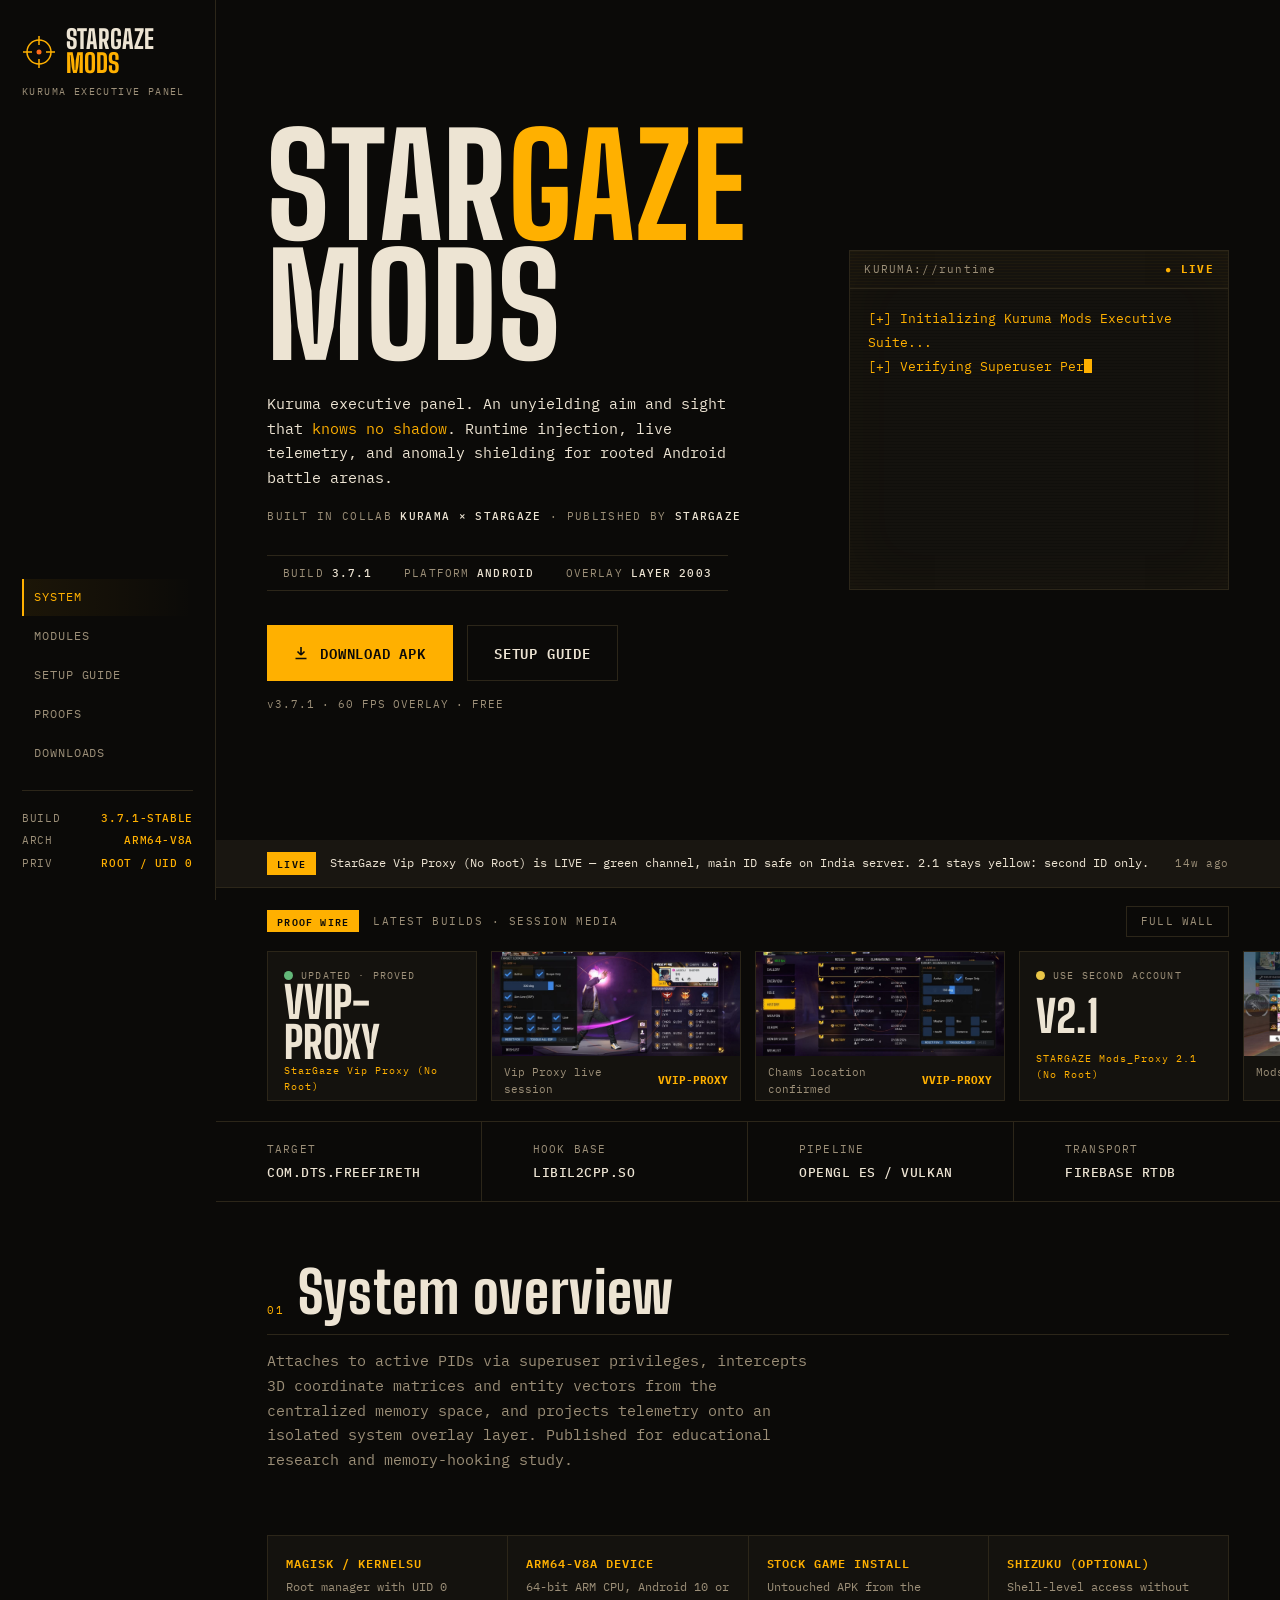
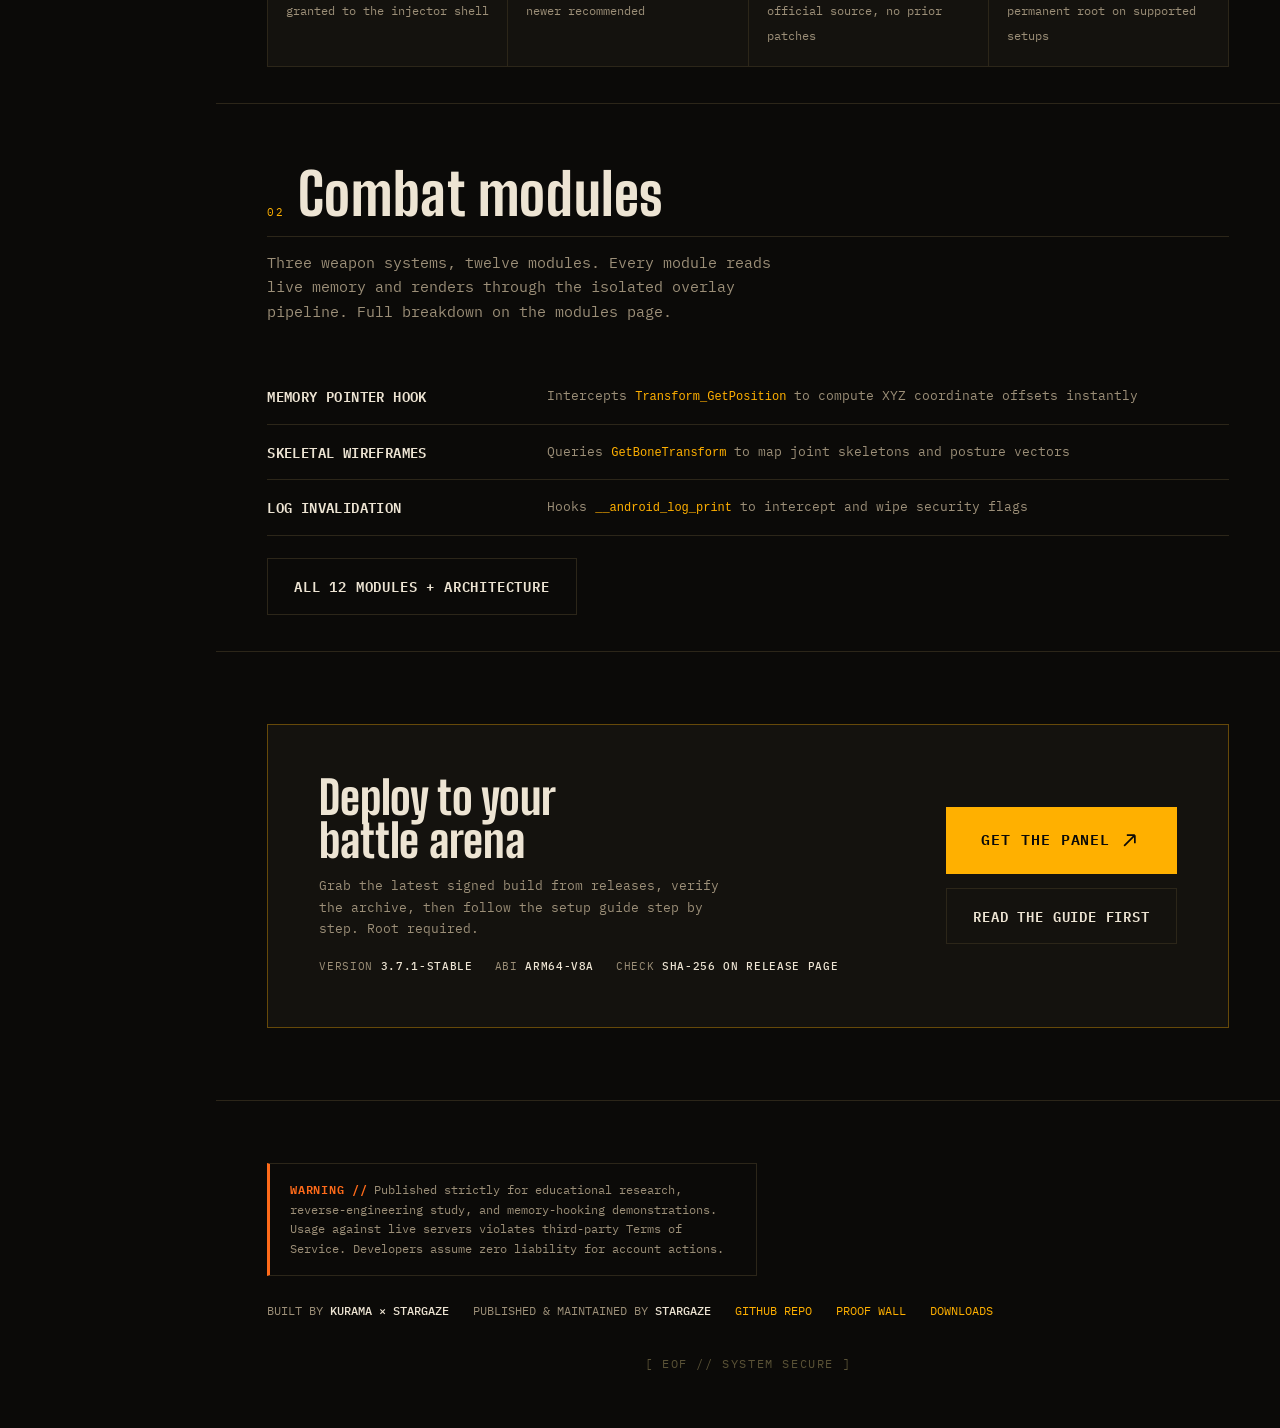
<file: index.html>
<!DOCTYPE html>
<html lang="en">
<head>
<meta charset="UTF-8">
<meta name="viewport" content="width=device-width, initial-scale=1.0">
<title>STARGAZE MODS // Kuruma Executive Panel</title>
<meta name="description" content="Kuruma executive panel for rooted Android battle arenas. Runtime injection, visual telemetry, anomaly bypass. Build 3.7.1, arm64-v8a. A Stargaze x Kurama build.">
<link rel="preconnect" href="https://fonts.googleapis.com">
<link rel="preconnect" href="https://fonts.gstatic.com" crossorigin>
<link href="https://fonts.googleapis.com/css2?family=Big+Shoulders+Display:wght@600;800&family=IBM+Plex+Mono:wght@400;500;600&display=swap" rel="stylesheet">
<link rel="stylesheet" href="assets/style.css">
</head>
<body>
<a class="skip" href="#download">Skip to download</a>

<aside class="rail">
  <div>
    <div class="brand">
      <svg width="34" height="34" viewBox="0 0 34 34" fill="none" aria-hidden="true"><circle cx="17" cy="17" r="12" stroke="#ffb000" stroke-width="1.5"/><path d="M17 1v9M17 24v9M1 17h9M24 17h9" stroke="#ffb000" stroke-width="1.5"/><circle cx="17" cy="17" r="2.5" fill="#ff6b1a"/></svg>
      <div class="brand-word">STARGAZE<br><span>MODS</span></div>
    </div>
    <div class="rail-tag">KURUMA EXECUTIVE PANEL</div>
  </div>
  <nav aria-label="Sections">
    <a href="index.html">SYSTEM</a>
    <a href="modules.html">MODULES</a>
    <a href="setup.html">SETUP GUIDE</a>
    <a href="proof.html">PROOFS</a>
    <a href="downloads.html">DOWNLOADS</a>
  </nav>
  <div class="rail-status">
    <div>BUILD <b>3.7.1-STABLE</b></div>
    <div>ARCH <b>ARM64-V8A</b></div>
    <div>PRIV <b>ROOT / UID 0</b></div>
  </div>
</aside>

<main id="top">
  <section class="hero">
    <div>
      <h1 class="hero-type">STAR<span class="l2">GAZE</span><br>MODS</h1>
      <p class="hero-sub">Kuruma executive panel. An unyielding aim and sight that <em>knows no shadow</em>. Runtime injection, live telemetry, and anomaly shielding for rooted Android battle arenas.</p>
      <p class="collab">BUILT IN COLLAB <b>KURAMA × STARGAZE</b> · PUBLISHED BY <b>STARGAZE</b></p>
      <div class="readout">
        <span>BUILD <b>3.7.1</b></span>
        <span>PLATFORM <b>ANDROID</b></span>
        <span>OVERLAY <b>LAYER 2003</b></span>
      </div>
      <div class="cta-row">
        <a class="btn btn-solid" href="downloads.html">
          <svg width="14" height="14" viewBox="0 0 14 14" fill="none" aria-hidden="true"><path d="M7 1v8m0 0L3.5 5.5M7 9l3.5-3.5M1.5 12.5h11" stroke="currentColor" stroke-width="1.6"/></svg>
          DOWNLOAD APK
        </a>
        <a class="btn btn-ghost" href="setup.html">SETUP GUIDE</a>
        <span class="ver">v3.7.1 · 60 FPS OVERLAY · FREE</span>
      </div>
    </div>
    <div class="term" role="button" tabindex="0" aria-label="Deployment log, click to replay">
      <div class="term-bar">
        <span>KURUMA://runtime</span>
        <b class="live">&#9679; LIVE</b>
      </div>
      <div class="term-body" data-term-body="deploy" aria-live="polite"></div>
    </div>
  </section>

  <div class="annbar" id="announceBar">
    <div class="ann-in"><span class="ann-tag">FEED</span></div>
  </div>
  <section class="ticker-wrap reveal" id="home-proofs" aria-label="Latest builds and proofs">
    <div class="ticker-head"><span class="ann-tag" style="background:var(--amber)">PROOF WIRE</span><span class="tk-title">LATEST BUILDS · SESSION MEDIA</span><a class="mini-btn" style="margin-left:auto" href="proof.html">FULL WALL</a></div>
    <div class="ticker"><div class="ticker-track" id="tickerTrack"></div></div>
  </section>

  <div class="meta-strip reveal">
    <div>TARGET<b>COM.DTS.FREEFIRETH</b></div>
    <div>HOOK BASE<b>LIBIL2CPP.SO</b></div>
    <div>PIPELINE<b>OPENGL ES / VULKAN</b></div>
    <div>TRANSPORT<b>FIREBASE RTDB</b></div>
  </div>

  <section id="overview">
    <div class="sec-head reveal">
      <div class="kicker-row"><span class="idx">01</span><h2>System overview</h2></div>
      <p>Attaches to active PIDs via superuser privileges, intercepts 3D coordinate matrices and entity vectors from the centralized memory space, and projects telemetry onto an isolated system overlay layer. Published for educational research and memory-hooking study.</p>
    </div>
    <div class="block reveal">
      <div class="req-list">
        <div><b>MAGISK / KERNELSU</b><span>Root manager with UID 0 granted to the injector shell</span></div>
        <div><b>ARM64-V8A DEVICE</b><span>64-bit ARM CPU, Android 10 or newer recommended</span></div>
        <div><b>STOCK GAME INSTALL</b><span>Untouched APK from the official source, no prior patches</span></div>
        <div><b>SHIZUKU (OPTIONAL)</b><span>Shell-level access without permanent root on supported setups</span></div>
      </div>
    </div>
  </section>

  <section id="modules">
    <div class="sec-head reveal">
      <div class="kicker-row"><span class="idx">02</span><h2>Combat modules</h2></div>
      <p>Three weapon systems, twelve modules. Every module reads live memory and renders through the isolated overlay pipeline. Full breakdown on the modules page.</p>
    </div>
    <div class="block reveal">
      <table class="spec-table"><tbody>
        <tr><td>MEMORY POINTER HOOK</td><td>Intercepts <code>Transform_GetPosition</code> to compute XYZ coordinate offsets instantly</td></tr>
        <tr><td>SKELETAL WIREFRAMES</td><td>Queries <code>GetBoneTransform</code> to map joint skeletons and posture vectors</td></tr>
        <tr><td>LOG INVALIDATION</td><td>Hooks <code>__android_log_print</code> to intercept and wipe security flags</td></tr>
      </tbody></table>
      <p style="margin-top:22px"><a class="btn btn-ghost" href="modules.html">ALL 12 MODULES + ARCHITECTURE</a></p>
    </div>
  </section>

  <section id="download" class="dl-band">
    <div class="dl-inner reveal">
      <div>
        <h3>Deploy to your<br>battle arena</h3>
        <p>Grab the latest signed build from releases, verify the archive, then follow the setup guide step by step. Root required.</p>
        <div class="hash-row">
          <span>VERSION <b>3.7.1-STABLE</b></span>
          <span>ABI <b>ARM64-V8A</b></span>
          <span>CHECK <b>SHA-256 ON RELEASE PAGE</b></span>
        </div>
      </div>
      <div style="display:flex;flex-direction:column;gap:14px">
        <a class="btn btn-solid" href="downloads.html" style="padding:20px 34px;font-size:15px">
          GET THE PANEL
          <svg width="15" height="15" viewBox="0 0 14 14" fill="none" aria-hidden="true"><path d="M2 12L12 2m0 0H4.5M12 2v7.5" stroke="currentColor" stroke-width="1.6"/></svg>
        </a>
        <a class="btn btn-ghost" href="setup.html" style="justify-content:center">READ THE GUIDE FIRST</a>
      </div>
    </div>
  </section>

  <footer>
    <div class="warn-block"><b>WARNING //</b> Published strictly for educational research, reverse-engineering study, and memory-hooking demonstrations. Usage against live servers violates third-party Terms of Service. Developers assume zero liability for account actions.</div>
    <div class="credits">
      <span>BUILT BY <b>KURAMA × STARGAZE</b></span>
      <span>PUBLISHED &amp; MAINTAINED BY <b>STARGAZE</b></span>
      <span><a href="https://github.com/pranav-pramod-dwivedi/STARGAZE-MODS---KURUMA" style="color:var(--amber)">GITHUB REPO</a></span>
      <span><a href="proof.html" style="color:var(--amber)">PROOF WALL</a></span>
      <span><a href="downloads.html" style="color:var(--amber)">DOWNLOADS</a></span>
    </div>
    <div class="eof">[ EOF // SYSTEM SECURE ]</div>
  </footer>
</main>

<script src="assets/app.js"></script>
</body>
</html>
</file>
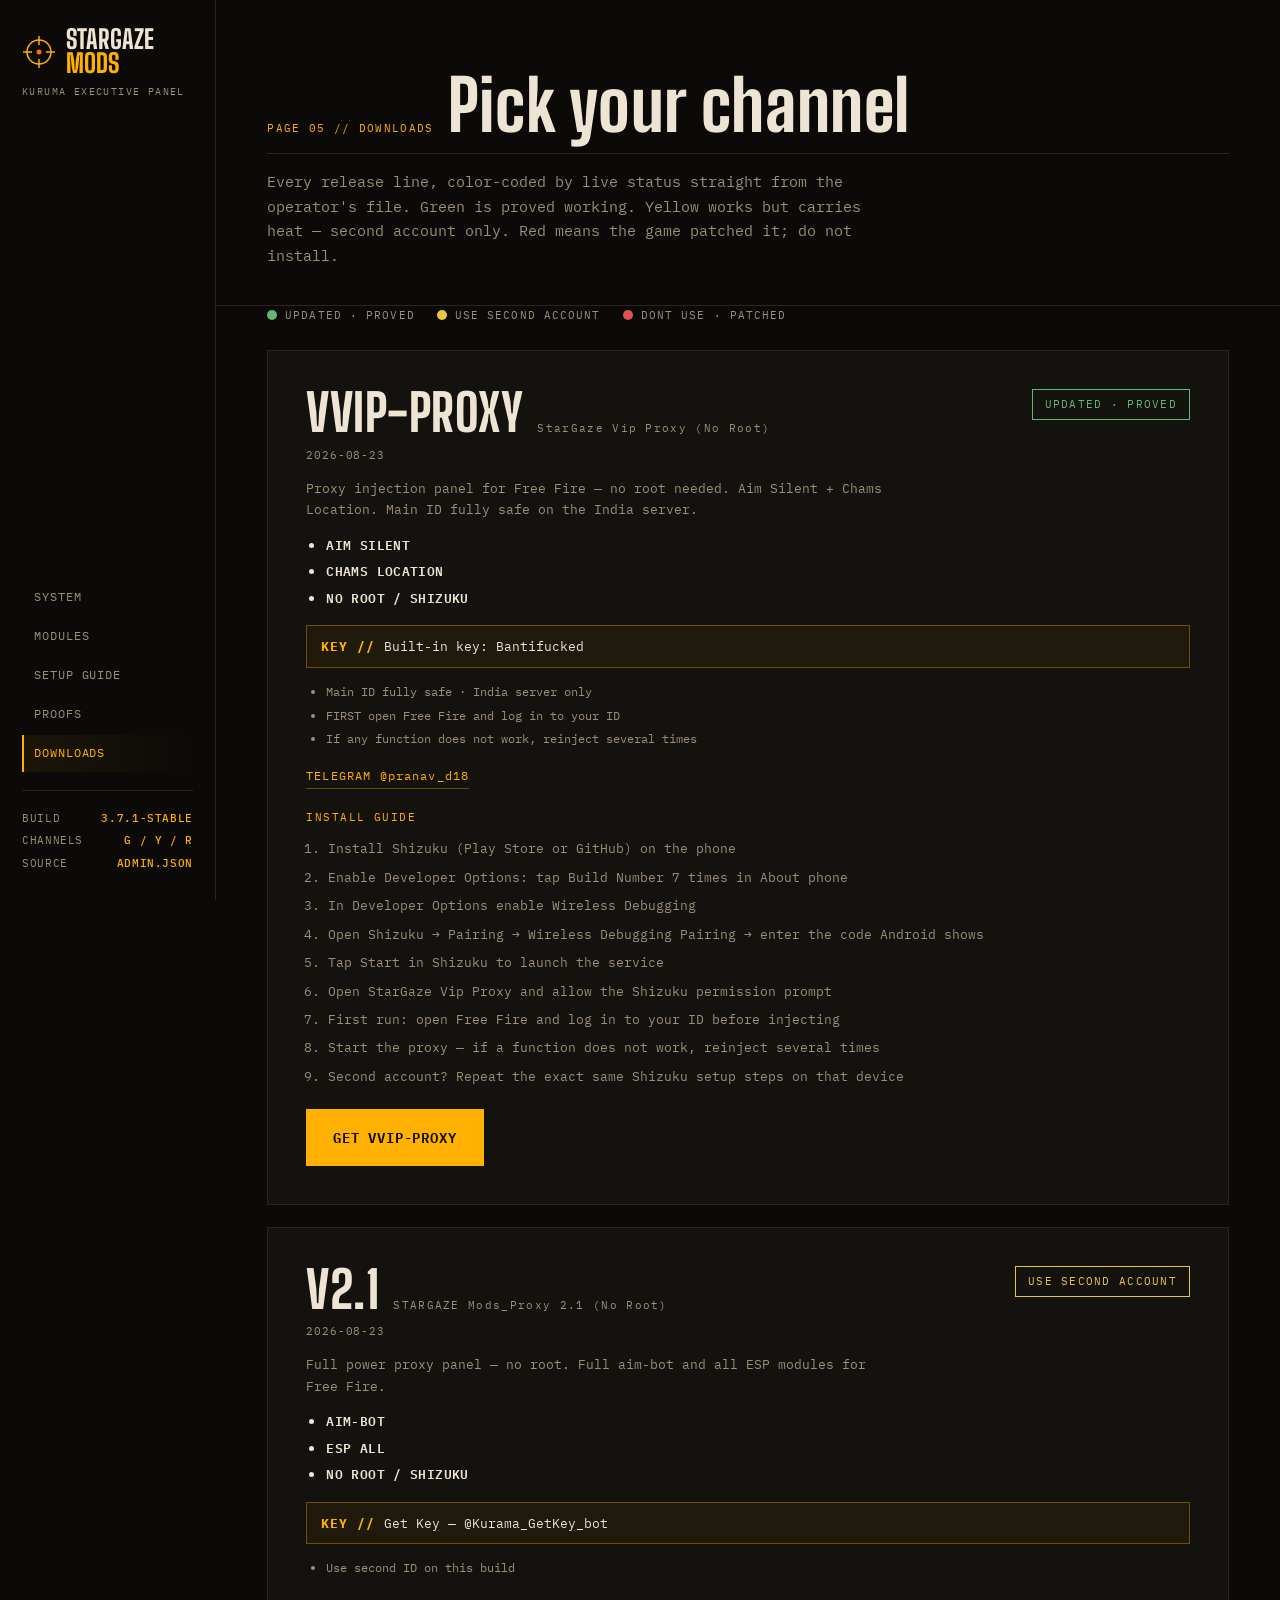
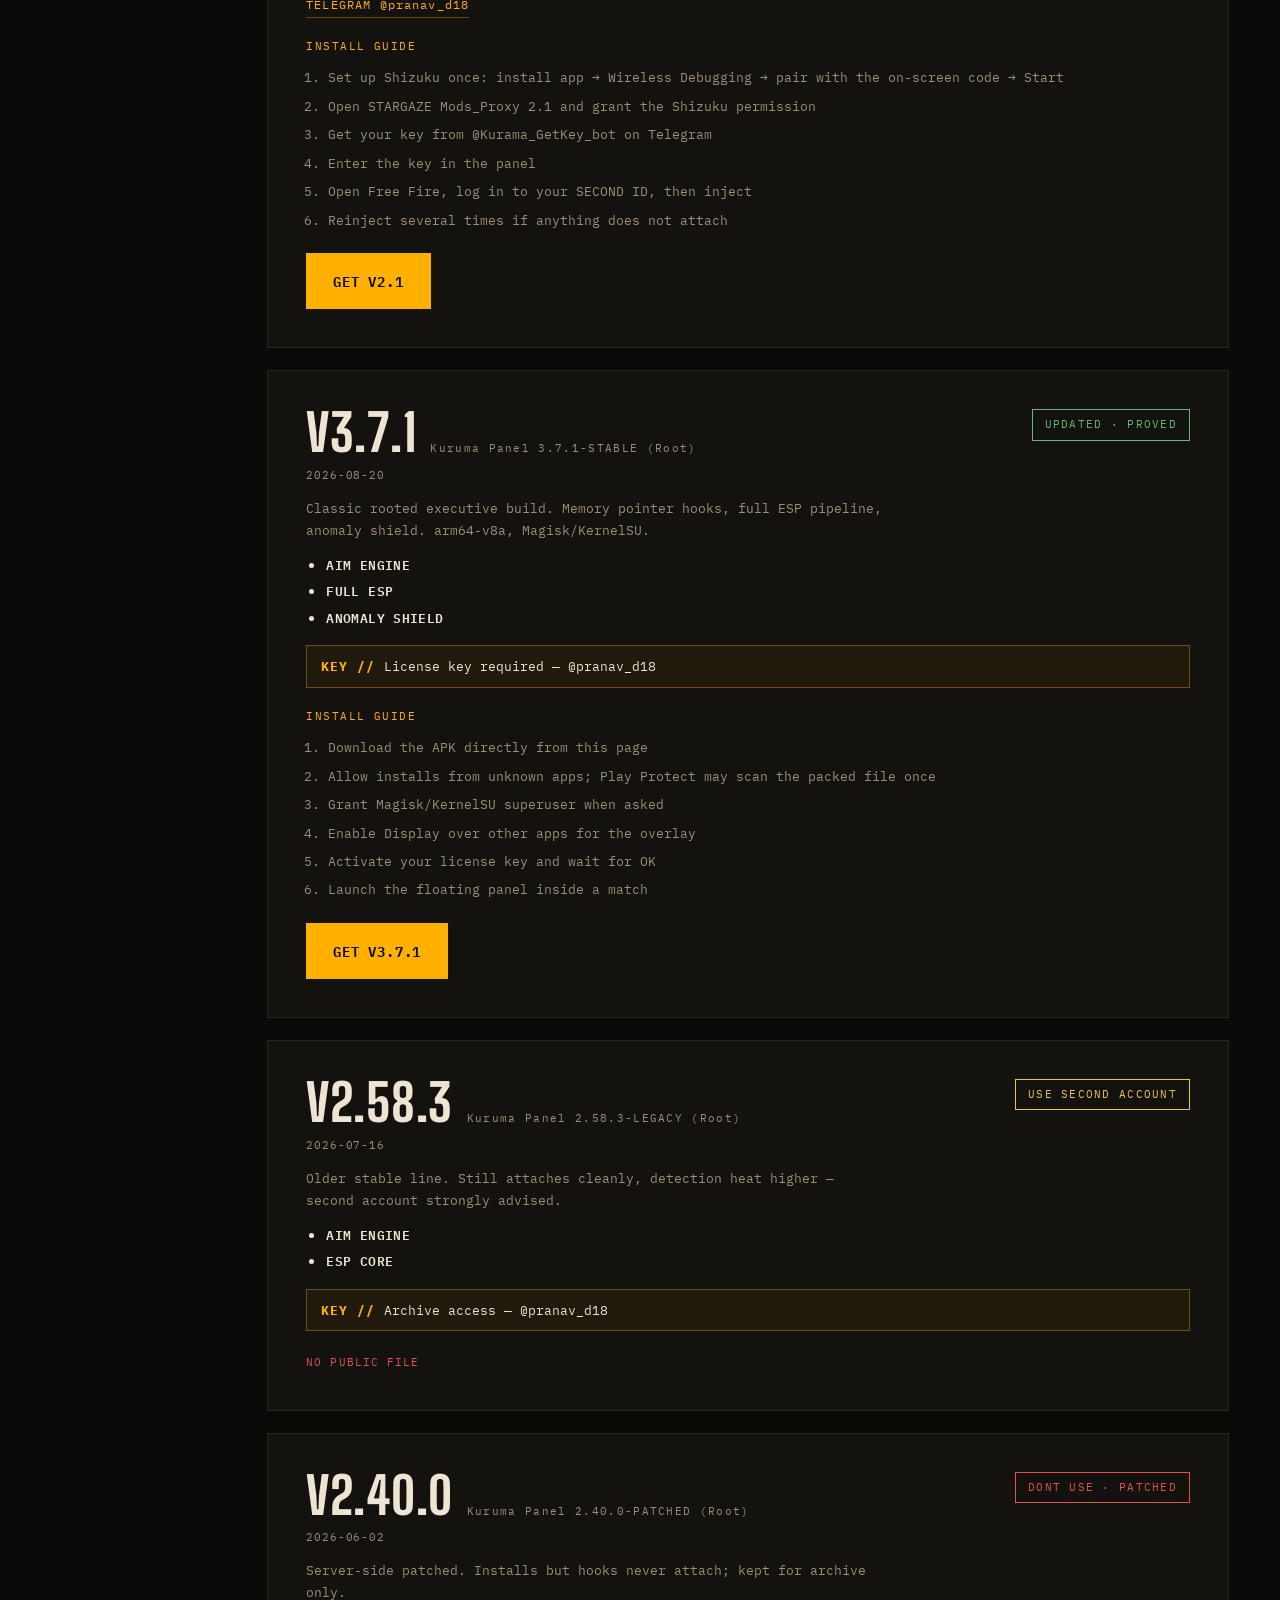
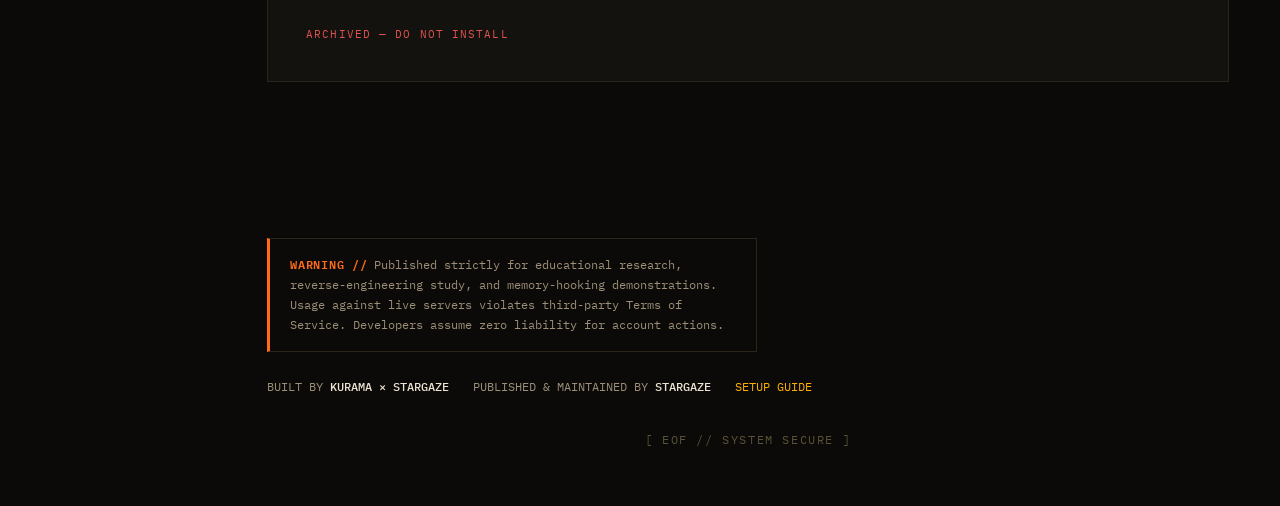
<file: downloads.html>
<!DOCTYPE html>
<html lang="en">
<head>
<meta charset="UTF-8">
<meta name="viewport" content="width=device-width, initial-scale=1.0">
<title>Downloads // STARGAZE MODS</title>
<meta name="description" content="Every Kuruma panel build with status: green (updated and proved), yellow (use second account), red (patched — do not use). Install guides included.">
<link rel="preconnect" href="https://fonts.googleapis.com">
<link rel="preconnect" href="https://fonts.gstatic.com" crossorigin>
<link href="https://fonts.googleapis.com/css2?family=Big+Shoulders+Display:wght@600;800&family=IBM+Plex+Mono:wght@400;500;600&display=swap" rel="stylesheet">
<link rel="stylesheet" href="assets/style.css">
</head>
<body>
<a class="skip" href="#dlHost">Skip to downloads</a>

<aside class="rail">
  <div>
    <div class="brand">
      <svg width="34" height="34" viewBox="0 0 34 34" fill="none" aria-hidden="true"><circle cx="17" cy="17" r="12" stroke="#ffb000" stroke-width="1.5"/><path d="M17 1v9M17 24v9M1 17h9M24 17h9" stroke="#ffb000" stroke-width="1.5"/><circle cx="17" cy="17" r="2.5" fill="#ff6b1a"/></svg>
      <div class="brand-word">STARGAZE<br><span>MODS</span></div>
    </div>
    <div class="rail-tag">KURUMA EXECUTIVE PANEL</div>
  </div>
  <nav aria-label="Sections">
    <a href="index.html">SYSTEM</a>
    <a href="modules.html">MODULES</a>
    <a href="setup.html">SETUP GUIDE</a>
    <a href="proof.html">PROOFS</a>
    <a href="downloads.html">DOWNLOADS</a>
  </nav>
  <div class="rail-status">
    <div>BUILD <b>3.7.1-STABLE</b></div>
    <div>CHANNELS <b>G / Y / R</b></div>
    <div>SOURCE <b>ADMIN.JSON</b></div>
  </div>
</aside>

<main>
  <section class="page-head reveal">
    <div class="kicker-row"><span class="idx">PAGE 05 // DOWNLOADS</span><h1>Pick your channel</h1></div>
    <p class="lede">Every release line, color-coded by live status straight from the operator's file. Green is proved working. Yellow works but carries heat — second account only. Red means the game patched it; do not install.</p>
  </section>

  <div class="dl-band" style="padding-top:0">
    <div class="legend reveal" style="display:flex;gap:22px;flex-wrap:wrap;margin-bottom:26px;font-size:11px;letter-spacing:.1em;color:var(--dim)">
      <span style="display:flex;align-items:center;gap:8px"><i style="width:10px;height:10px;border-radius:50%;background:var(--ok);display:inline-block"></i>UPDATED · PROVED</span>
      <span style="display:flex;align-items:center;gap:8px"><i style="width:10px;height:10px;border-radius:50%;background:var(--warn);display:inline-block"></i>USE SECOND ACCOUNT</span>
      <span style="display:flex;align-items:center;gap:8px"><i style="width:10px;height:10px;border-radius:50%;background:var(--bad);display:inline-block"></i>DONT USE · PATCHED</span>
    </div>
    <div id="dlHost"></div>
  </div>

  <footer>
    <div class="warn-block"><b>WARNING //</b> Published strictly for educational research, reverse-engineering study, and memory-hooking demonstrations. Usage against live servers violates third-party Terms of Service. Developers assume zero liability for account actions.</div>
    <div class="credits">
      <span>BUILT BY <b>KURAMA × STARGAZE</b></span>
      <span>PUBLISHED &amp; MAINTAINED BY <b>STARGAZE</b></span>
      <span><a href="setup.html" style="color:var(--amber)">SETUP GUIDE</a></span>
    </div>
    <div class="eof">[ EOF // SYSTEM SECURE ]</div>
  </footer>
</main>

<script src="assets/app.js"></script>
</body>
</html>
</file>
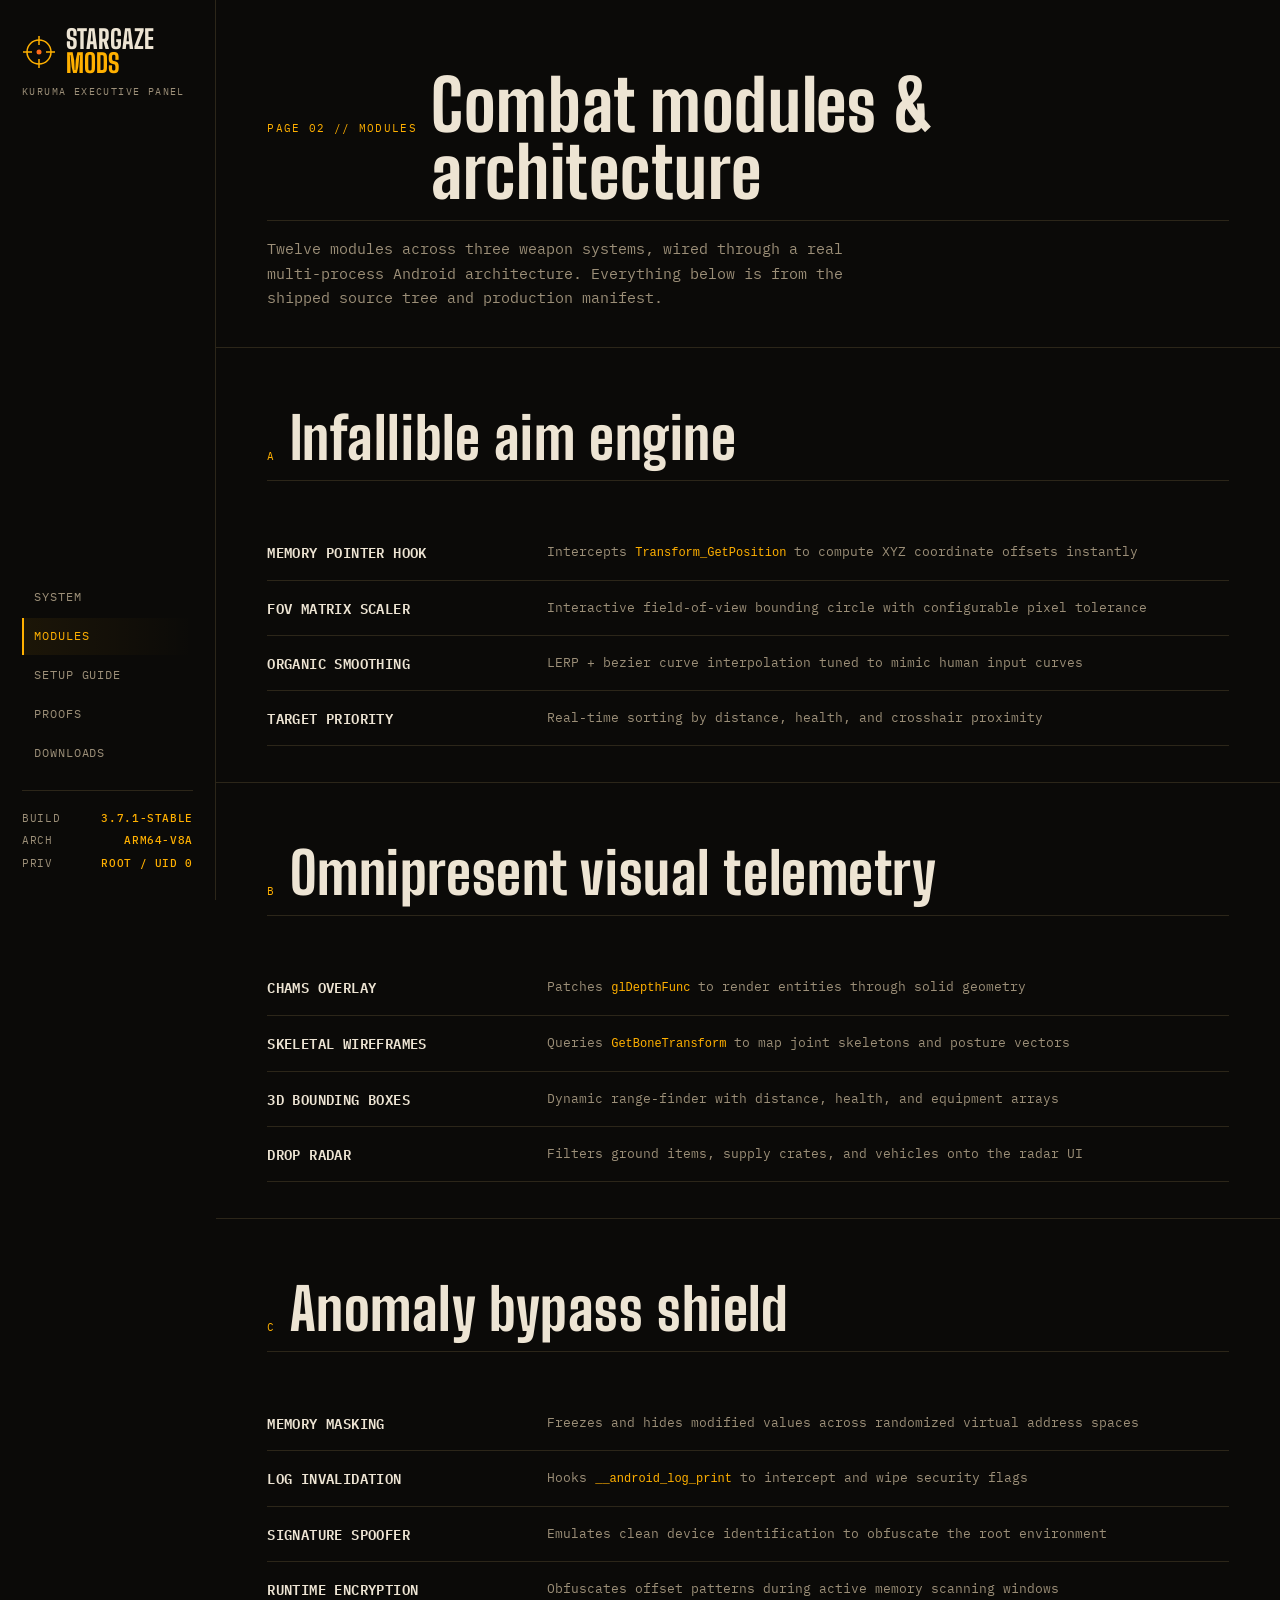
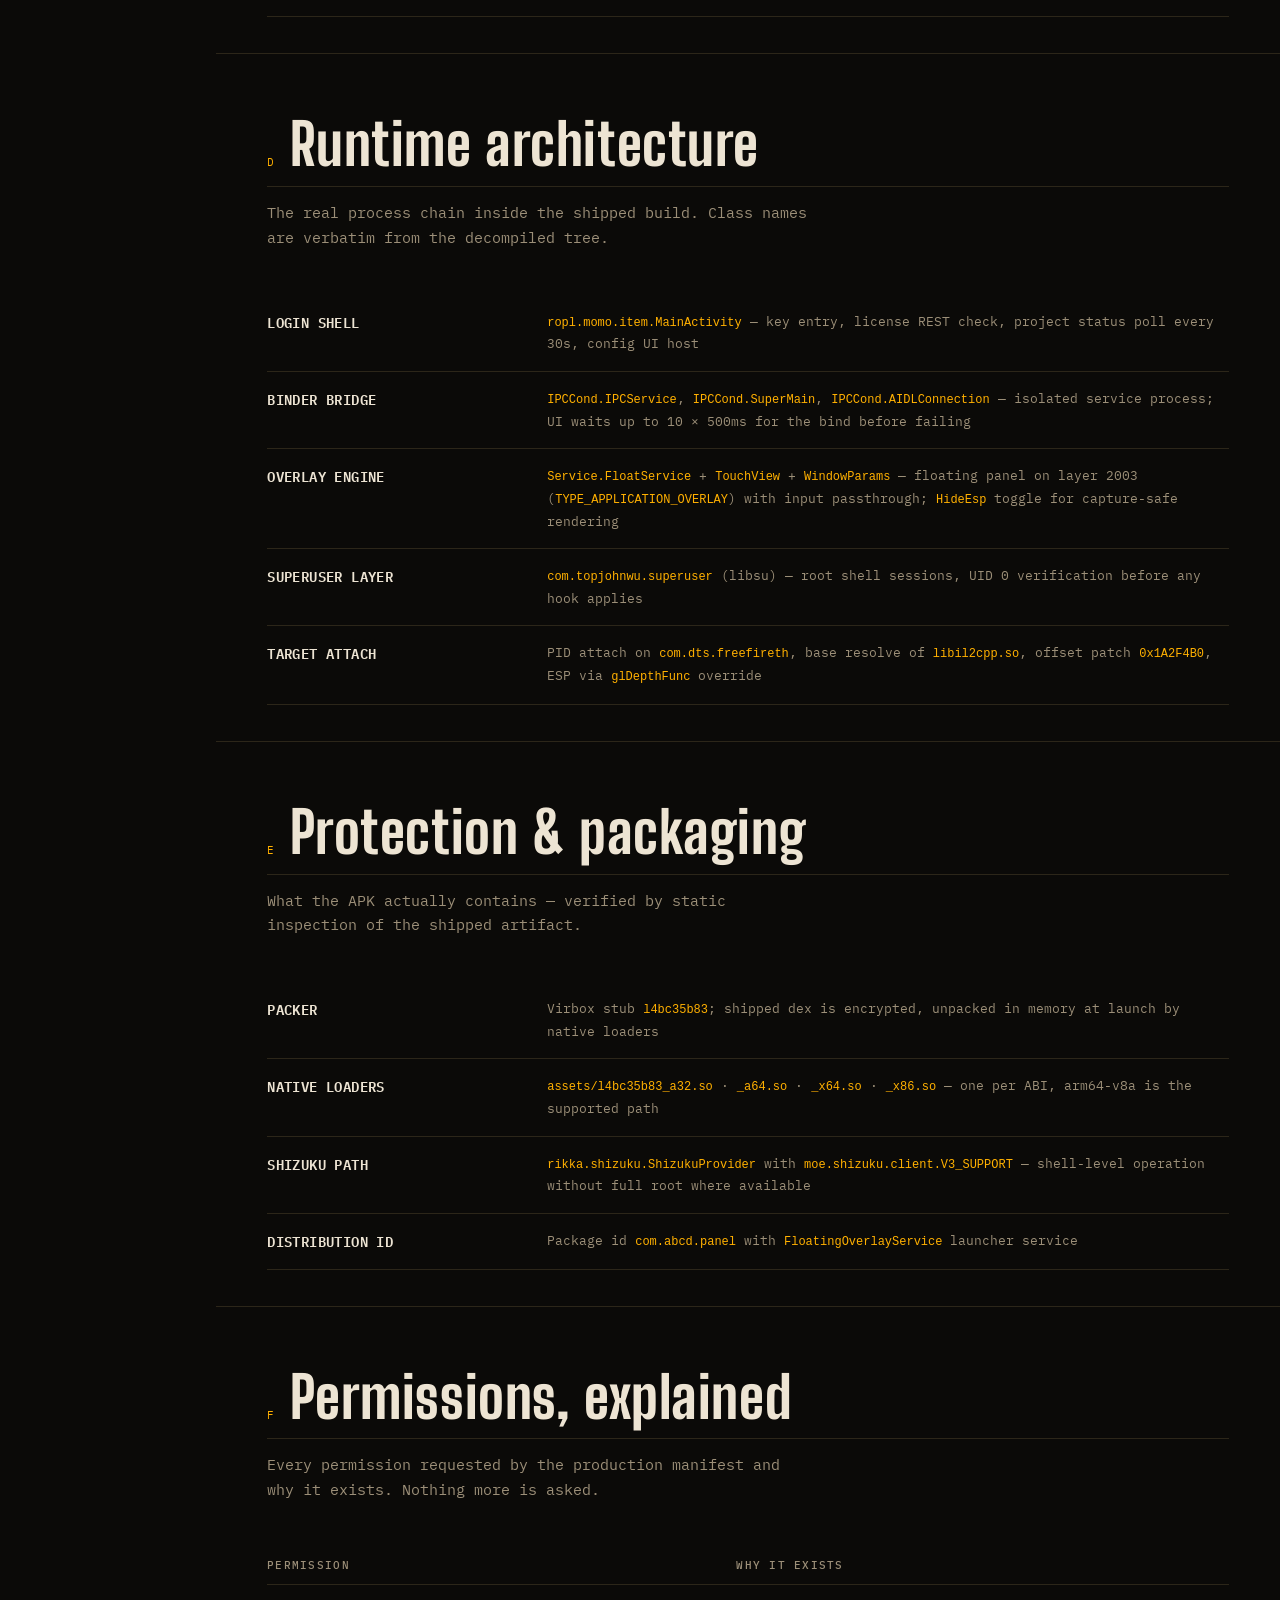
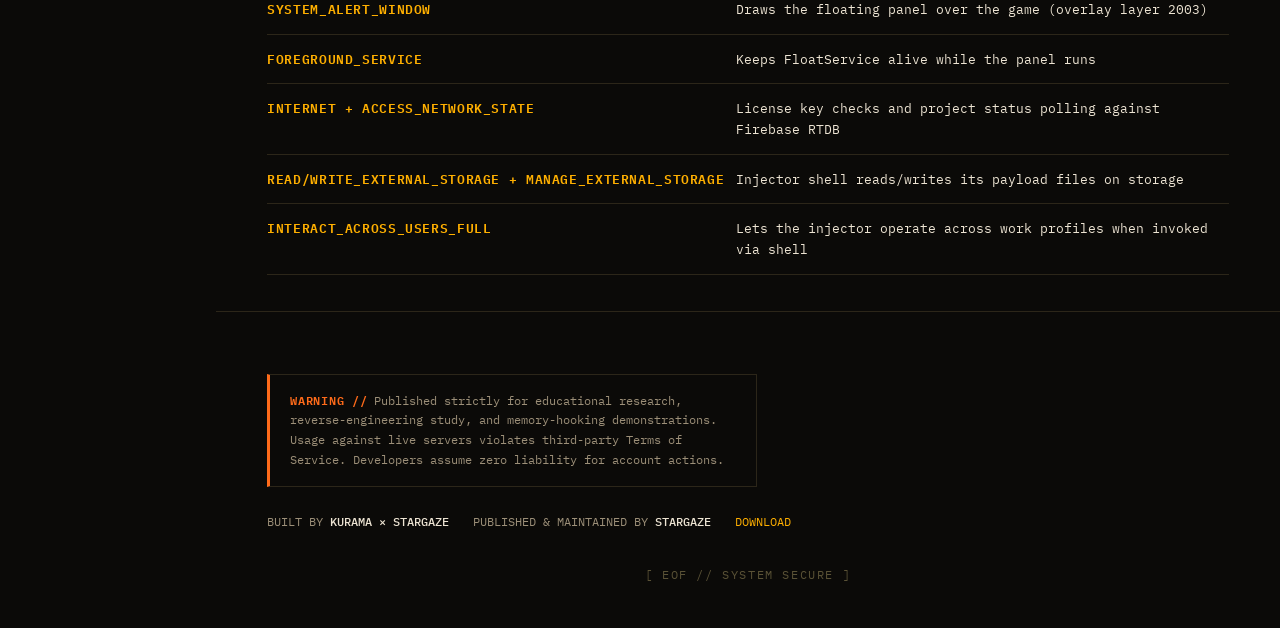
<file: modules.html>
<!DOCTYPE html>
<html lang="en">
<head>
<meta charset="UTF-8">
<meta name="viewport" content="width=device-width, initial-scale=1.0">
<title>Modules // STARGAZE MODS</title>
<meta name="description" content="All twelve Kuruma panel modules and the real runtime architecture: IPC service, overlay pipeline, Virbox packing, Shizuku support.">
<link rel="preconnect" href="https://fonts.googleapis.com">
<link rel="preconnect" href="https://fonts.gstatic.com" crossorigin>
<link href="https://fonts.googleapis.com/css2?family=Big+Shoulders+Display:wght@600;800&family=IBM+Plex+Mono:wght@400;500;600&display=swap" rel="stylesheet">
<link rel="stylesheet" href="assets/style.css">
</head>
<body>
<a class="skip" href="#aim">Skip to modules</a>

<aside class="rail">
  <div>
    <div class="brand">
      <svg width="34" height="34" viewBox="0 0 34 34" fill="none" aria-hidden="true"><circle cx="17" cy="17" r="12" stroke="#ffb000" stroke-width="1.5"/><path d="M17 1v9M17 24v9M1 17h9M24 17h9" stroke="#ffb000" stroke-width="1.5"/><circle cx="17" cy="17" r="2.5" fill="#ff6b1a"/></svg>
      <div class="brand-word">STARGAZE<br><span>MODS</span></div>
    </div>
    <div class="rail-tag">KURUMA EXECUTIVE PANEL</div>
  </div>
  <nav aria-label="Sections">
    <a href="index.html">SYSTEM</a>
    <a href="modules.html">MODULES</a>
    <a href="setup.html">SETUP GUIDE</a>
    <a href="proof.html">PROOFS</a>
    <a href="downloads.html">DOWNLOADS</a>
  </nav>
  <div class="rail-status">
    <div>BUILD <b>3.7.1-STABLE</b></div>
    <div>ARCH <b>ARM64-V8A</b></div>
    <div>PRIV <b>ROOT / UID 0</b></div>
  </div>
</aside>

<main>
  <section class="page-head reveal">
    <div class="kicker-row"><span class="idx">PAGE 02 // MODULES</span><h1>Combat modules &amp; architecture</h1></div>
    <p class="lede">Twelve modules across three weapon systems, wired through a real multi-process Android architecture. Everything below is from the shipped source tree and production manifest.</p>
  </section>

  <section id="aim">
    <div class="sec-head reveal"><div class="kicker-row"><span class="idx">A</span><h2>Infallible aim engine</h2></div></div>
    <div class="block reveal">
      <table class="spec-table"><tbody>
        <tr><td>MEMORY POINTER HOOK</td><td>Intercepts <code>Transform_GetPosition</code> to compute XYZ coordinate offsets instantly</td></tr>
        <tr><td>FOV MATRIX SCALER</td><td>Interactive field-of-view bounding circle with configurable pixel tolerance</td></tr>
        <tr><td>ORGANIC SMOOTHING</td><td>LERP + bezier curve interpolation tuned to mimic human input curves</td></tr>
        <tr><td>TARGET PRIORITY</td><td>Real-time sorting by distance, health, and crosshair proximity</td></tr>
      </tbody></table>
    </div>
  </section>

  <section id="esp">
    <div class="sec-head reveal"><div class="kicker-row"><span class="idx">B</span><h2>Omnipresent visual telemetry</h2></div></div>
    <div class="block reveal">
      <table class="spec-table"><tbody>
        <tr><td>CHAMS OVERLAY</td><td>Patches <code>glDepthFunc</code> to render entities through solid geometry</td></tr>
        <tr><td>SKELETAL WIREFRAMES</td><td>Queries <code>GetBoneTransform</code> to map joint skeletons and posture vectors</td></tr>
        <tr><td>3D BOUNDING BOXES</td><td>Dynamic range-finder with distance, health, and equipment arrays</td></tr>
        <tr><td>DROP RADAR</td><td>Filters ground items, supply crates, and vehicles onto the radar UI</td></tr>
      </tbody></table>
    </div>
  </section>

  <section id="shield">
    <div class="sec-head reveal"><div class="kicker-row"><span class="idx">C</span><h2>Anomaly bypass shield</h2></div></div>
    <div class="block reveal">
      <table class="spec-table"><tbody>
        <tr><td>MEMORY MASKING</td><td>Freezes and hides modified values across randomized virtual address spaces</td></tr>
        <tr><td>LOG INVALIDATION</td><td>Hooks <code>__android_log_print</code> to intercept and wipe security flags</td></tr>
        <tr><td>SIGNATURE SPOOFER</td><td>Emulates clean device identification to obfuscate the root environment</td></tr>
        <tr><td>RUNTIME ENCRYPTION</td><td>Obfuscates offset patterns during active memory scanning windows</td></tr>
      </tbody></table>
    </div>
  </section>

  <section id="arch">
    <div class="sec-head reveal">
      <div class="kicker-row"><span class="idx">D</span><h2>Runtime architecture</h2></div>
      <p>The real process chain inside the shipped build. Class names are verbatim from the decompiled tree.</p>
    </div>
    <div class="block reveal">
      <table class="spec-table"><tbody>
        <tr><td>LOGIN SHELL</td><td><code>ropl.momo.item.MainActivity</code> — key entry, license REST check, project status poll every 30s, config UI host</td></tr>
        <tr><td>BINDER BRIDGE</td><td><code>IPCCond.IPCService</code>, <code>IPCCond.SuperMain</code>, <code>IPCCond.AIDLConnection</code> — isolated service process; UI waits up to 10 × 500ms for the bind before failing</td></tr>
        <tr><td>OVERLAY ENGINE</td><td><code>Service.FloatService</code> + <code>TouchView</code> + <code>WindowParams</code> — floating panel on layer 2003 (<code>TYPE_APPLICATION_OVERLAY</code>) with input passthrough; <code>HideEsp</code> toggle for capture-safe rendering</td></tr>
        <tr><td>SUPERUSER LAYER</td><td><code>com.topjohnwu.superuser</code> (libsu) — root shell sessions, UID 0 verification before any hook applies</td></tr>
        <tr><td>TARGET ATTACH</td><td>PID attach on <code>com.dts.freefireth</code>, base resolve of <code>libil2cpp.so</code>, offset patch <code>0x1A2F4B0</code>, ESP via <code>glDepthFunc</code> override</td></tr>
      </tbody></table>
    </div>
  </section>

  <section id="packaging">
    <div class="sec-head reveal">
      <div class="kicker-row"><span class="idx">E</span><h2>Protection &amp; packaging</h2></div>
      <p>What the APK actually contains — verified by static inspection of the shipped artifact.</p>
    </div>
    <div class="block reveal">
      <table class="spec-table"><tbody>
        <tr><td>PACKER</td><td>Virbox stub <code>l4bc35b83</code>; shipped dex is encrypted, unpacked in memory at launch by native loaders</td></tr>
        <tr><td>NATIVE LOADERS</td><td><code>assets/l4bc35b83_a32.so</code> · <code>_a64.so</code> · <code>_x64.so</code> · <code>_x86.so</code> — one per ABI, arm64-v8a is the supported path</td></tr>
        <tr><td>SHIZUKU PATH</td><td><code>rikka.shizuku.ShizukuProvider</code> with <code>moe.shizuku.client.V3_SUPPORT</code> — shell-level operation without full root where available</td></tr>
        <tr><td>DISTRIBUTION ID</td><td>Package id <code>com.abcd.panel</code> with <code>FloatingOverlayService</code> launcher service</td></tr>
      </tbody></table>
    </div>
  </section>

  <section id="perms">
    <div class="sec-head reveal">
      <div class="kicker-row"><span class="idx">F</span><h2>Permissions, explained</h2></div>
      <p>Every permission requested by the production manifest and why it exists. Nothing more is asked.</p>
    </div>
    <div class="block reveal">
      <table class="tri">
        <thead><tr><th>PERMISSION</th><th>WHY IT EXISTS</th></tr></thead>
        <tbody>
          <tr><td>SYSTEM_ALERT_WINDOW</td><td>Draws the floating panel over the game (overlay layer 2003)</td></tr>
          <tr><td>FOREGROUND_SERVICE</td><td>Keeps FloatService alive while the panel runs</td></tr>
          <tr><td>INTERNET + ACCESS_NETWORK_STATE</td><td>License key checks and project status polling against Firebase RTDB</td></tr>
          <tr><td>READ/WRITE_EXTERNAL_STORAGE + MANAGE_EXTERNAL_STORAGE</td><td>Injector shell reads/writes its payload files on storage</td></tr>
          <tr><td>INTERACT_ACROSS_USERS_FULL</td><td>Lets the injector operate across work profiles when invoked via shell</td></tr>
        </tbody>
      </table>
    </div>
  </section>

  <footer>
    <div class="warn-block"><b>WARNING //</b> Published strictly for educational research, reverse-engineering study, and memory-hooking demonstrations. Usage against live servers violates third-party Terms of Service. Developers assume zero liability for account actions.</div>
    <div class="credits">
      <span>BUILT BY <b>KURAMA × STARGAZE</b></span>
      <span>PUBLISHED &amp; MAINTAINED BY <b>STARGAZE</b></span>
      <span><a href="index.html#download" style="color:var(--amber)">DOWNLOAD</a></span>
    </div>
    <div class="eof">[ EOF // SYSTEM SECURE ]</div>
  </footer>
</main>

<script src="assets/app.js"></script>
</body>
</html>
</file>
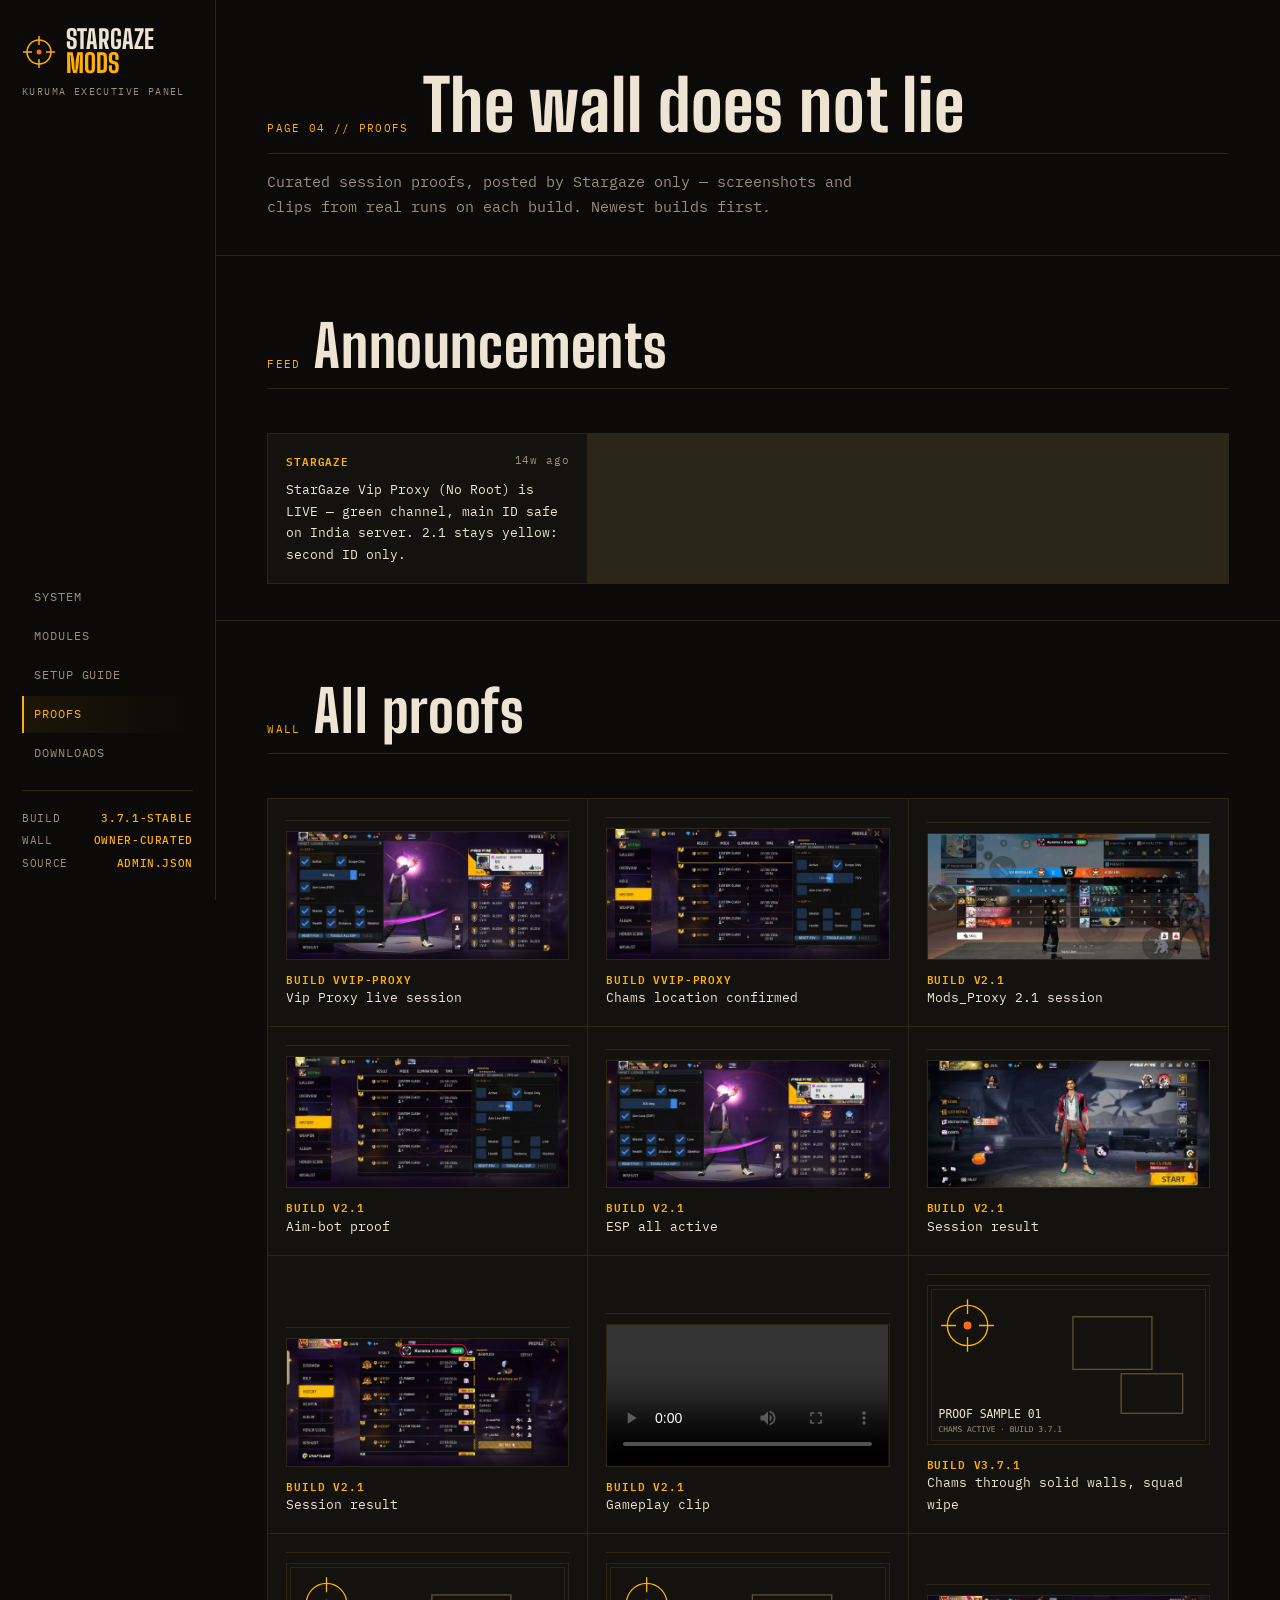
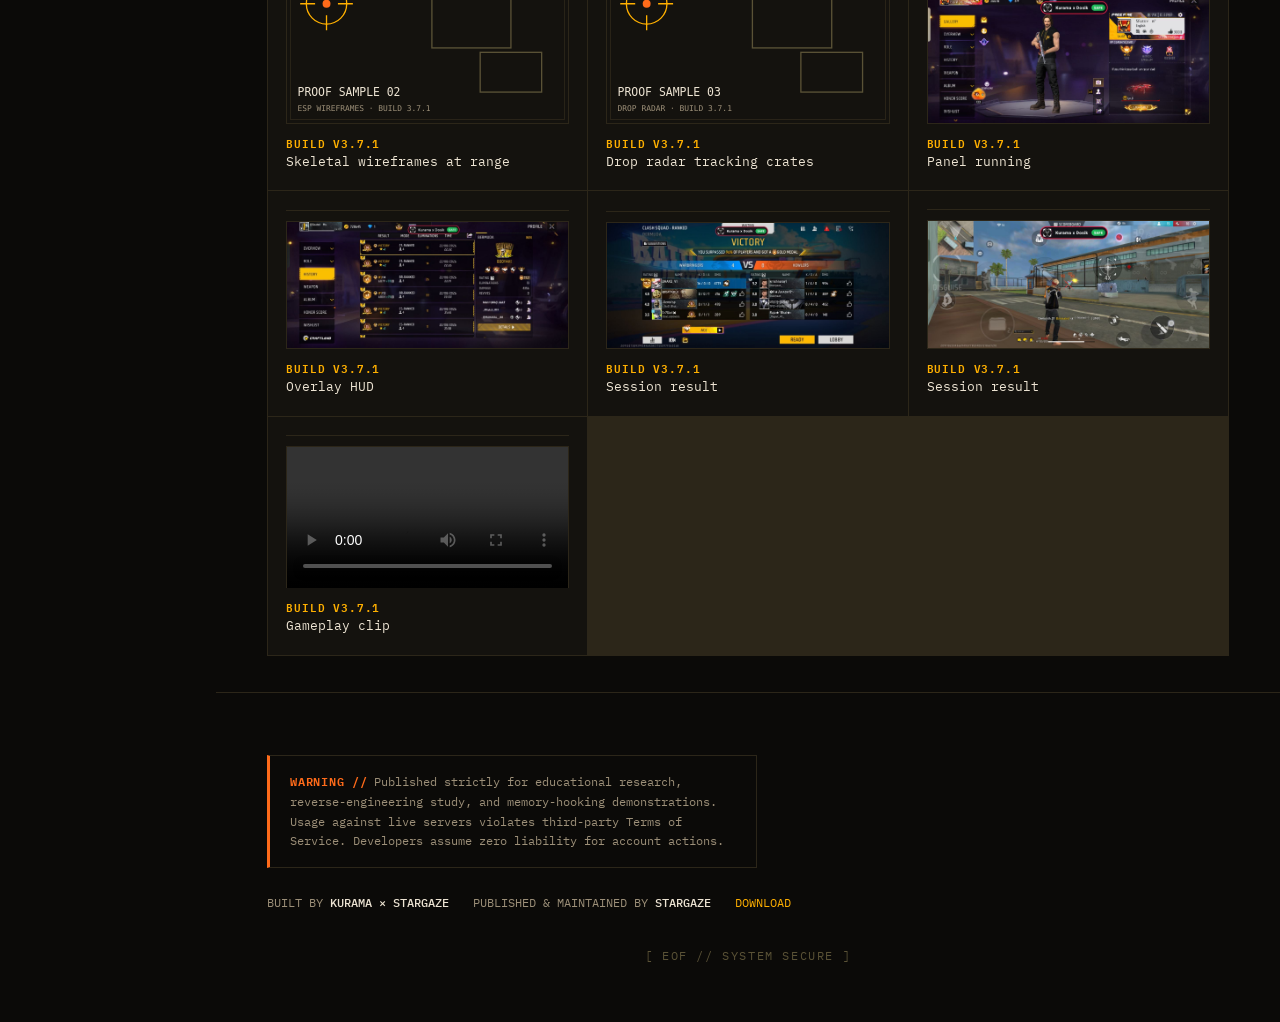
<file: proof.html>
<!DOCTYPE html>
<html lang="en">
<head>
<meta charset="UTF-8">
<meta name="viewport" content="width=device-width, initial-scale=1.0">
<title>Proofs // STARGAZE MODS</title>
<meta name="description" content="Session proofs from the Kuruma executive panel — media wall maintained by Stargaze.">
<link rel="preconnect" href="https://fonts.googleapis.com">
<link rel="preconnect" href="https://fonts.gstatic.com" crossorigin>
<link href="https://fonts.googleapis.com/css2?family=Big+Shoulders+Display:wght@600;800&family=IBM+Plex+Mono:wght@400;500;600&display=swap" rel="stylesheet">
<link rel="stylesheet" href="assets/style.css">
</head>
<body>
<a class="skip" href="#gallery">Skip to proofs</a>

<aside class="rail">
  <div>
    <div class="brand">
      <svg width="34" height="34" viewBox="0 0 34 34" fill="none" aria-hidden="true"><circle cx="17" cy="17" r="12" stroke="#ffb000" stroke-width="1.5"/><path d="M17 1v9M17 24v9M1 17h9M24 17h9" stroke="#ffb000" stroke-width="1.5"/><circle cx="17" cy="17" r="2.5" fill="#ff6b1a"/></svg>
      <div class="brand-word">STARGAZE<br><span>MODS</span></div>
    </div>
    <div class="rail-tag">KURUMA EXECUTIVE PANEL</div>
  </div>
  <nav aria-label="Sections">
    <a href="index.html">SYSTEM</a>
    <a href="modules.html">MODULES</a>
    <a href="setup.html">SETUP GUIDE</a>
    <a href="proof.html">PROOFS</a>
    <a href="downloads.html">DOWNLOADS</a>
  </nav>
  <div class="rail-status">
    <div>BUILD <b>3.7.1-STABLE</b></div>
    <div>WALL <b>OWNER-CURATED</b></div>
    <div>SOURCE <b>ADMIN.JSON</b></div>
  </div>
</aside>

<main>
  <section class="page-head reveal">
    <div class="kicker-row"><span class="idx">PAGE 04 // PROOFS</span><h1>The wall does not lie</h1></div>
    <p class="lede">Curated session proofs, posted by Stargaze only — screenshots and clips from real runs on each build. Newest builds first.</p>
  </section>

  <section id="announcements">
    <div class="sec-head reveal"><div class="kicker-row"><span class="idx">FEED</span><h2>Announcements</h2></div></div>
    <div class="block reveal">
      <div class="feed ann-list" id="annListFull"></div>
    </div>
  </section>

  <section id="gallery">
    <div class="sec-head reveal"><div class="kicker-row"><span class="idx">WALL</span><h2>All proofs</h2></div></div>
    <div class="block reveal">
      <div class="feed" id="proofGrid"></div>
    </div>
  </section>

  <footer>
    <div class="warn-block"><b>WARNING //</b> Published strictly for educational research, reverse-engineering study, and memory-hooking demonstrations. Usage against live servers violates third-party Terms of Service. Developers assume zero liability for account actions.</div>
    <div class="credits">
      <span>BUILT BY <b>KURAMA × STARGAZE</b></span>
      <span>PUBLISHED &amp; MAINTAINED BY <b>STARGAZE</b></span>
      <span><a href="index.html#download" style="color:var(--amber)">DOWNLOAD</a></span>
    </div>
    <div class="eof">[ EOF // SYSTEM SECURE ]</div>
  </footer>
</main>

<script src="assets/app.js"></script>
</body>
</html>
</file>
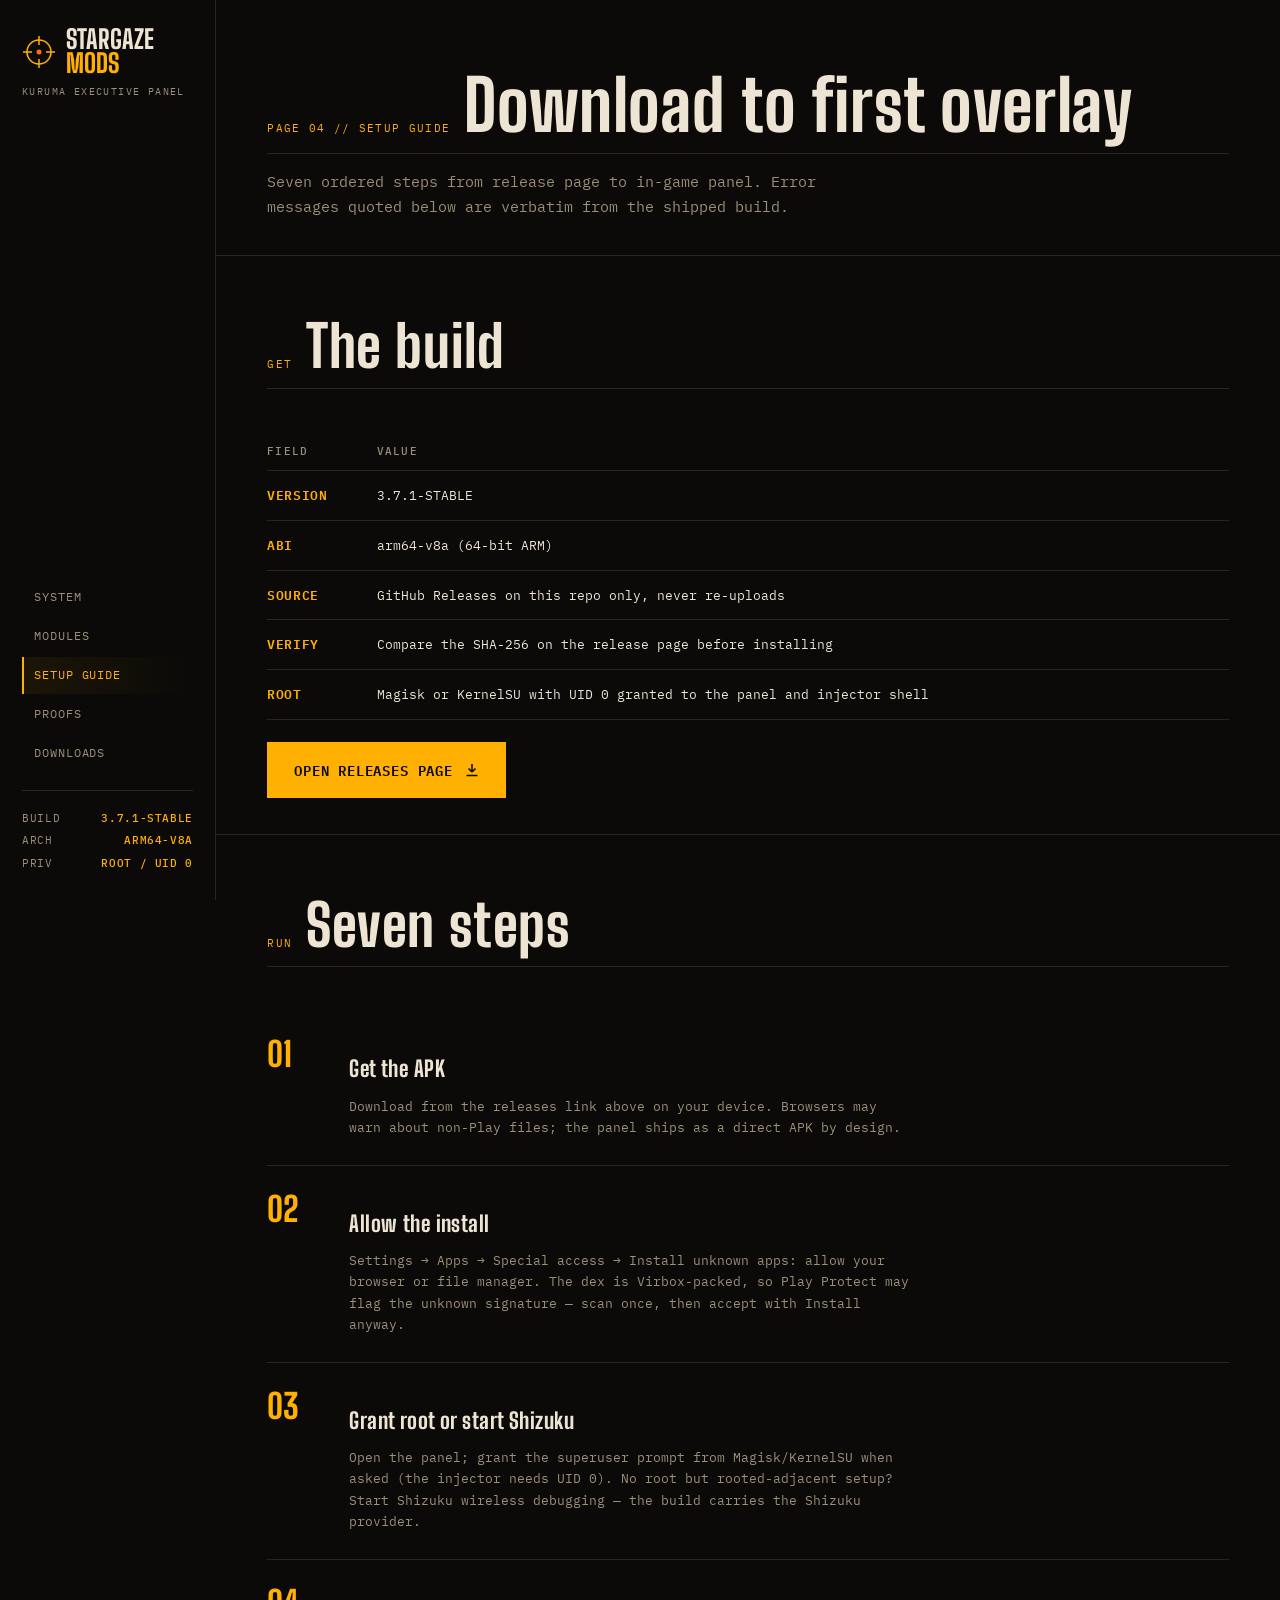
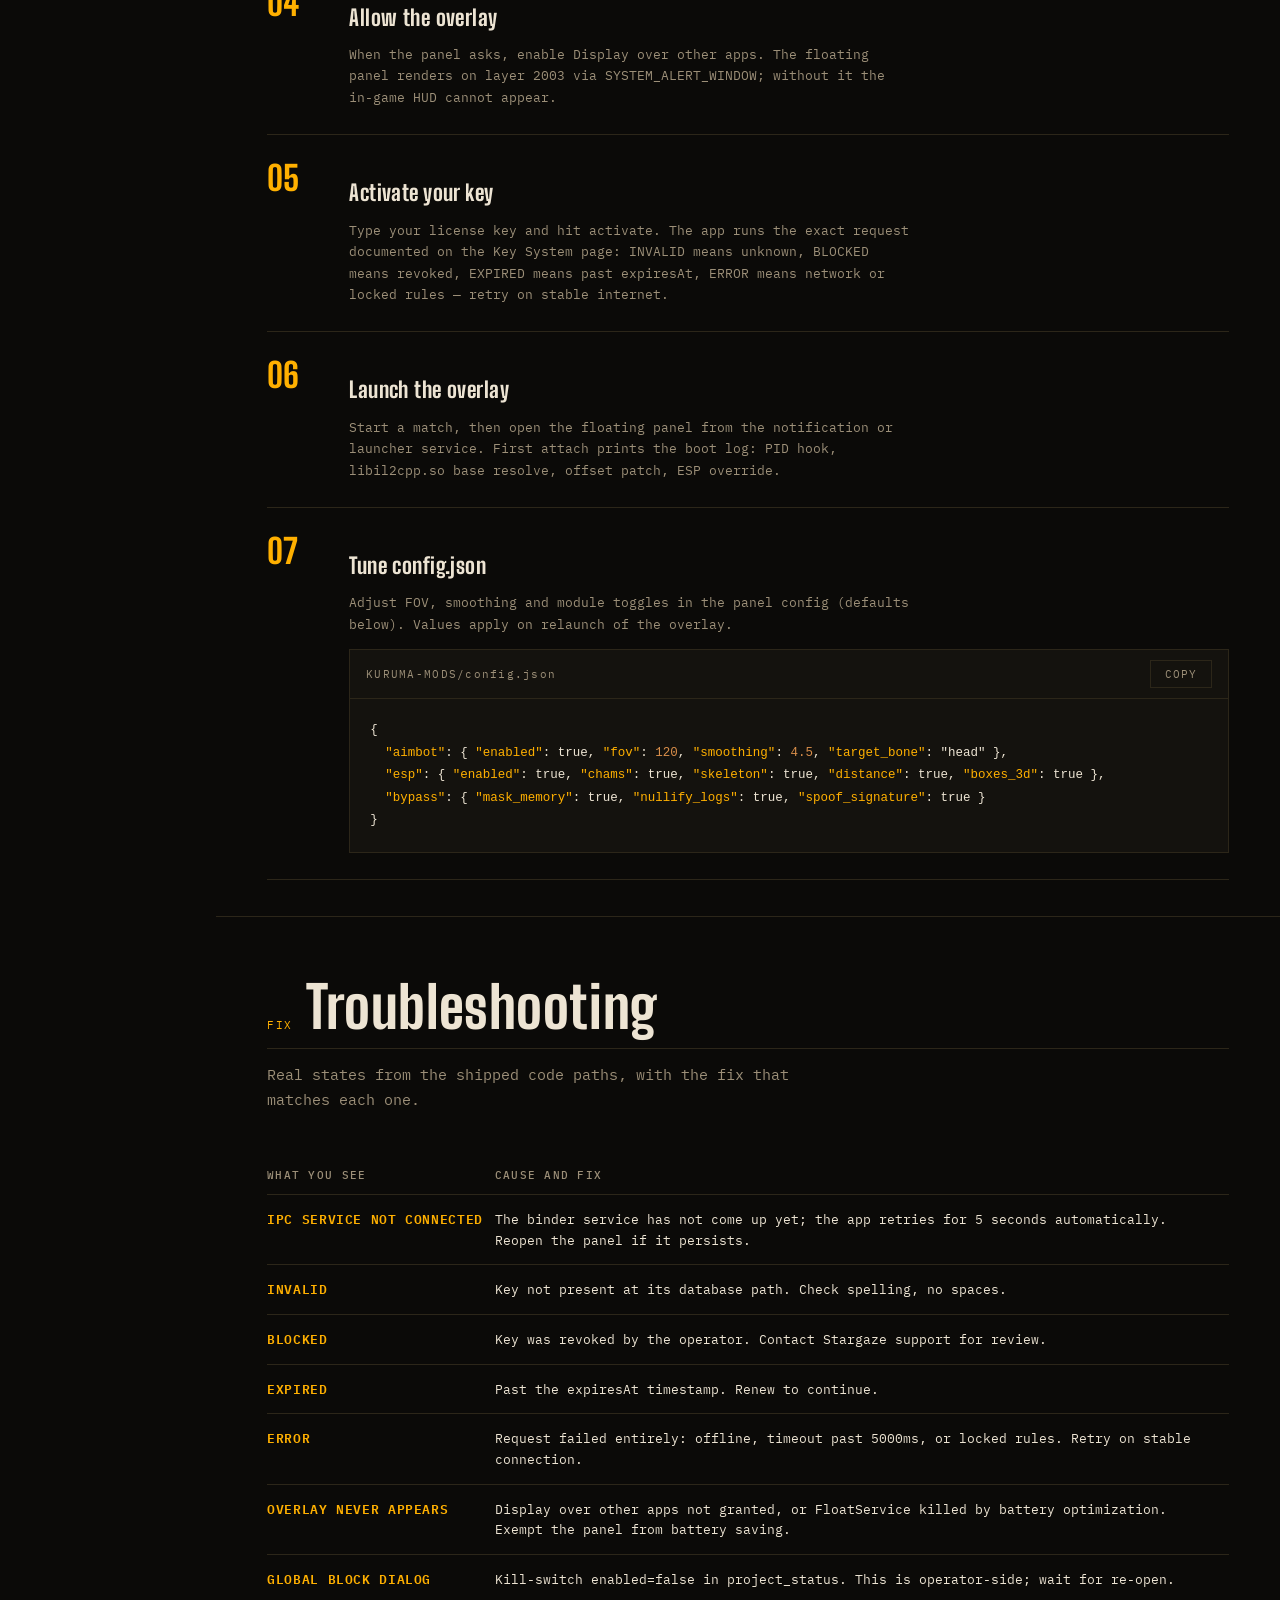
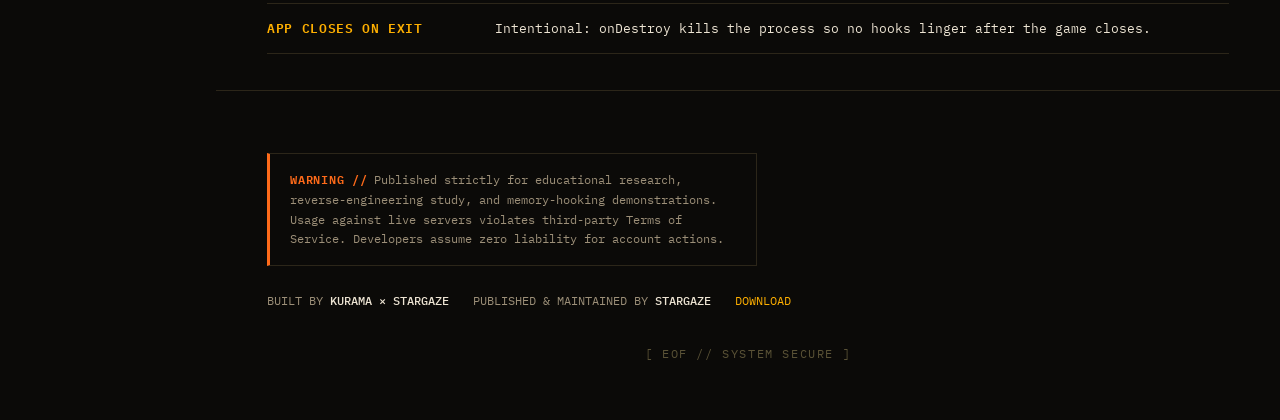
<file: setup.html>
<!DOCTYPE html>
<html lang="en">
<head>
<meta charset="UTF-8">
<meta name="viewport" content="width=device-width, initial-scale=1.0">
<title>Setup Guide // STARGAZE MODS</title>
<meta name="description" content="Download and install the Kuruma executive panel: sideload steps, permissions, key activation, overlay launch, config, and real troubleshooting.">
<link rel="preconnect" href="https://fonts.googleapis.com">
<link rel="preconnect" href="https://fonts.gstatic.com" crossorigin>
<link href="https://fonts.googleapis.com/css2?family=Big+Shoulders+Display:wght@600;800&family=IBM+Plex+Mono:wght@400;500;600&display=swap" rel="stylesheet">
<link rel="stylesheet" href="assets/style.css">
</head>
<body>
<a class="skip" href="#steps">Skip to steps</a>

<aside class="rail">
  <div>
    <div class="brand">
      <svg width="34" height="34" viewBox="0 0 34 34" fill="none" aria-hidden="true"><circle cx="17" cy="17" r="12" stroke="#ffb000" stroke-width="1.5"/><path d="M17 1v9M17 24v9M1 17h9M24 17h9" stroke="#ffb000" stroke-width="1.5"/><circle cx="17" cy="17" r="2.5" fill="#ff6b1a"/></svg>
      <div class="brand-word">STARGAZE<br><span>MODS</span></div>
    </div>
    <div class="rail-tag">KURUMA EXECUTIVE PANEL</div>
  </div>
  <nav aria-label="Sections">
    <a href="index.html">SYSTEM</a>
    <a href="modules.html">MODULES</a>
    <a href="setup.html">SETUP GUIDE</a>
    <a href="proof.html">PROOFS</a>
    <a href="downloads.html">DOWNLOADS</a>
  </nav>
  <div class="rail-status">
    <div>BUILD <b>3.7.1-STABLE</b></div>
    <div>ARCH <b>ARM64-V8A</b></div>
    <div>PRIV <b>ROOT / UID 0</b></div>
  </div>
</aside>

<main>
  <section class="page-head reveal">
    <div class="kicker-row"><span class="idx">PAGE 04 // SETUP GUIDE</span><h1>Download to first overlay</h1></div>
    <p class="lede">Seven ordered steps from release page to in-game panel. Error messages quoted below are verbatim from the shipped build.</p>
  </section>

  <section id="dl">
    <div class="sec-head reveal"><div class="kicker-row"><span class="idx">GET</span><h2>The build</h2></div></div>
    <div class="block reveal">
      <table class="tri">
        <thead><tr><th>FIELD</th><th>VALUE</th></tr></thead>
        <tbody>
          <tr><td>VERSION</td><td>3.7.1-STABLE</td></tr>
          <tr><td>ABI</td><td>arm64-v8a (64-bit ARM)</td></tr>
          <tr><td>SOURCE</td><td>GitHub Releases on this repo only, never re-uploads</td></tr>
          <tr><td>VERIFY</td><td>Compare the SHA-256 on the release page before installing</td></tr>
          <tr><td>ROOT</td><td>Magisk or KernelSU with UID 0 granted to the panel and injector shell</td></tr>
        </tbody>
      </table>
      <p style="margin-top:22px"><a class="btn btn-solid" href="https://github.com/pranav-pramod-dwivedi/STARGAZE-MODS---KURUMA/releases/latest">OPEN RELEASES PAGE
        <svg width="14" height="14" viewBox="0 0 14 14" fill="none" aria-hidden="true"><path d="M7 1v8m0 0L3.5 5.5M7 9l3.5-3.5M1.5 12.5h11" stroke="currentColor" stroke-width="1.6"/></svg></a></p>
    </div>
  </section>

  <section id="steps">
    <div class="sec-head reveal"><div class="kicker-row"><span class="idx">RUN</span><h2>Seven steps</h2></div></div>
    <div class="block reveal">
      <div class="steps">
        <div class="step"><div class="step-body"><h3>Get the APK</h3><p>Download from the releases link above on your device. Browsers may warn about non-Play files; the panel ships as a direct APK by design.</p></div></div>
        <div class="step"><div class="step-body"><h3>Allow the install</h3><p>Settings → Apps → Special access → Install unknown apps: allow your browser or file manager. The dex is Virbox-packed, so Play Protect may flag the unknown signature — scan once, then accept with Install anyway.</p></div></div>
        <div class="step"><div class="step-body"><h3>Grant root or start Shizuku</h3><p>Open the panel; grant the superuser prompt from Magisk/KernelSU when asked (the injector needs UID 0). No root but rooted-adjacent setup? Start Shizuku wireless debugging — the build carries the Shizuku provider.</p></div></div>
        <div class="step"><div class="step-body"><h3>Allow the overlay</h3><p>When the panel asks, enable Display over other apps. The floating panel renders on layer 2003 via SYSTEM_ALERT_WINDOW; without it the in-game HUD cannot appear.</p></div></div>
        <div class="step"><div class="step-body"><h3>Activate your key</h3><p>Type your license key and hit activate. The app runs the exact request documented on the Key System page: INVALID means unknown, BLOCKED means revoked, EXPIRED means past expiresAt, ERROR means network or locked rules — retry on stable internet.</p></div></div>
        <div class="step"><div class="step-body"><h3>Launch the overlay</h3><p>Start a match, then open the floating panel from the notification or launcher service. First attach prints the boot log: PID hook, libil2cpp.so base resolve, offset patch, ESP override.</p></div></div>
        <div class="step"><div class="step-body"><h3>Tune config.json</h3><p>Adjust FOV, smoothing and module toggles in the panel config (defaults below). Values apply on relaunch of the overlay.</p>
          <div class="box step-body">
            <div class="box-head"><span>KURUMA-MODS/config.json</span><button class="copy-btn" type="button" data-copy="cfgCode">COPY</button></div>
            <pre class="code" id="cfgCode">{
  <span class="c-k">"aimbot"</span>: { <span class="c-k">"enabled"</span>: <span class="c-b">true</span>, <span class="c-k">"fov"</span>: <span class="c-n">120</span>, <span class="c-k">"smoothing"</span>: <span class="c-n">4.5</span>, <span class="c-k">"target_bone"</span>: <span class="c-b">"head"</span> },
  <span class="c-k">"esp"</span>: { <span class="c-k">"enabled"</span>: <span class="c-b">true</span>, <span class="c-k">"chams"</span>: <span class="c-b">true</span>, <span class="c-k">"skeleton"</span>: <span class="c-b">true</span>, <span class="c-k">"distance"</span>: <span class="c-b">true</span>, <span class="c-k">"boxes_3d"</span>: <span class="c-b">true</span> },
  <span class="c-k">"bypass"</span>: { <span class="c-k">"mask_memory"</span>: <span class="c-b">true</span>, <span class="c-k">"nullify_logs"</span>: <span class="c-b">true</span>, <span class="c-k">"spoof_signature"</span>: <span class="c-b">true</span> }
}</pre>
          </div>
        </div></div>
      </div>
    </div>
  </section>

  <section id="trouble">
    <div class="sec-head reveal">
      <div class="kicker-row"><span class="idx">FIX</span><h2>Troubleshooting</h2></div>
      <p>Real states from the shipped code paths, with the fix that matches each one.</p>
    </div>
    <div class="block reveal">
      <table class="tri">
        <thead><tr><th>WHAT YOU SEE</th><th>CAUSE AND FIX</th></tr></thead>
        <tbody>
          <tr><td>IPC SERVICE NOT CONNECTED</td><td>The binder service has not come up yet; the app retries for 5 seconds automatically. Reopen the panel if it persists.</td></tr>
          <tr><td>INVALID</td><td>Key not present at its database path. Check spelling, no spaces.</td></tr>
          <tr><td>BLOCKED</td><td>Key was revoked by the operator. Contact Stargaze support for review.</td></tr>
          <tr><td>EXPIRED</td><td>Past the expiresAt timestamp. Renew to continue.</td></tr>
          <tr><td>ERROR</td><td>Request failed entirely: offline, timeout past 5000ms, or locked rules. Retry on stable connection.</td></tr>
          <tr><td>OVERLAY NEVER APPEARS</td><td>Display over other apps not granted, or FloatService killed by battery optimization. Exempt the panel from battery saving.</td></tr>
          <tr><td>GLOBAL BLOCK DIALOG</td><td>Kill-switch enabled=false in project_status. This is operator-side; wait for re-open.</td></tr>
          <tr><td>APP CLOSES ON EXIT</td><td>Intentional: onDestroy kills the process so no hooks linger after the game closes.</td></tr>
        </tbody>
      </table>
    </div>
  </section>

  <footer>
    <div class="warn-block"><b>WARNING //</b> Published strictly for educational research, reverse-engineering study, and memory-hooking demonstrations. Usage against live servers violates third-party Terms of Service. Developers assume zero liability for account actions.</div>
    <div class="credits">
      <span>BUILT BY <b>KURAMA × STARGAZE</b></span>
      <span>PUBLISHED &amp; MAINTAINED BY <b>STARGAZE</b></span>
      <span><a href="index.html#download" style="color:var(--amber)">DOWNLOAD</a></span>
    </div>
    <div class="eof">[ EOF // SYSTEM SECURE ]</div>
  </footer>
</main>

<script src="assets/app.js"></script>
</body>
</html>
</file>
<file: assets/style.css>
:root{
  --void:#0b0a08;--panel:#14120e;--panel-2:#191611;
  --line:#2c2619;--line-hot:rgba(255,176,0,.35);
  --amber:#ffb000;--amber-hot:#ff6b1a;--olive:#5a5236;
  --bone:#ede4d3;--dim:#9c8f78;
  --mono:'IBM Plex Mono',ui-monospace,'Courier New',monospace;
  --display:'Big Shoulders Display',Impact,sans-serif;
  --rail:216px;--pad:clamp(20px,4vw,56px);
}
*{margin:0;padding:0;box-sizing:border-box}
html{scroll-behavior:smooth}
body{background:var(--void);color:var(--bone);font-family:var(--mono);font-size:15px;line-height:1.65}
::selection{background:var(--amber);color:var(--void)}
a{color:inherit;text-decoration:none}
:focus-visible{outline:2px solid var(--amber);outline-offset:3px}
.skip{position:absolute;left:-9999px;top:12px;background:var(--amber);color:var(--void);padding:10px 16px;font-weight:600;z-index:99}
.skip:focus{left:12px}

.rail{position:fixed;inset:0 auto 0 0;width:var(--rail);border-right:1px solid var(--line);display:flex;flex-direction:column;padding:28px 22px;background:var(--void);z-index:10}
.brand{display:flex;align-items:center;gap:10px}
.brand-word{font-family:var(--display);font-weight:800;font-size:26px;line-height:.92;color:var(--bone)}
.brand-word span{color:var(--amber)}
.rail-tag{margin-top:8px;font-size:10px;letter-spacing:.14em;color:var(--dim)}
.rail nav{margin-top:auto;display:flex;flex-direction:column;gap:2px}
.rail nav a{padding:9px 10px;font-size:11.5px;letter-spacing:.08em;color:var(--dim);border-left:2px solid transparent}
.rail nav a:hover{color:var(--bone)}
.rail nav a.on{color:var(--amber);border-left-color:var(--amber);background:linear-gradient(90deg,rgba(255,176,0,.07),transparent)}
.rail-status{margin-top:18px;padding-top:14px;border-top:1px solid var(--line);font-size:10.5px;color:var(--dim);letter-spacing:.06em}
.rail-status b{color:var(--amber);font-weight:500}
.rail-status div{display:flex;justify-content:space-between;margin-top:5px}

main{margin-left:var(--rail)}
section{border-bottom:1px solid var(--line)}

.hero{min-height:calc(100vh - 60px);display:grid;grid-template-columns:minmax(0,7fr) minmax(0,5fr);gap:clamp(24px,4vw,64px);padding:clamp(36px,6vh,80px) var(--pad);align-items:center;border-bottom:none}
.hero-type{font-family:var(--display);font-weight:800;line-height:.85;font-size:clamp(64px,11vw,168px)}
.hero-type .l2{color:var(--amber)}
.hero-sub{margin-top:26px;max-width:52ch}
.hero-sub em{font-style:normal;color:var(--amber)}
.collab{margin-top:16px;font-size:11px;letter-spacing:.12em;color:var(--dim)}
.collab b{color:var(--bone);font-weight:500}
.readout{margin-top:30px;display:inline-flex;flex-wrap:wrap;border-top:1px solid var(--line);border-bottom:1px solid var(--line)}
.readout span{padding:8px 16px;font-size:11px;letter-spacing:.1em;color:var(--dim)}
.readout span+b{border-left:1px solid var(--line)}
.readout b{color:var(--bone);font-weight:500}
.cta-row{margin-top:34px;display:flex;gap:14px;flex-wrap:wrap;align-items:center}
.btn{display:inline-flex;align-items:center;gap:12px;font-family:var(--mono);font-weight:600;font-size:13.5px;letter-spacing:.06em;padding:16px 26px;border:1px solid var(--amber);cursor:pointer;background:none;transition:background .18s cubic-bezier(.16,1,.3,1),transform .12s,border-color .18s,color .18s}
.btn-solid{background:var(--amber);color:var(--void)}
.btn-solid:hover{background:var(--amber-hot);border-color:var(--amber-hot)}
.btn-solid:active{transform:translateY(1px)}
.btn-ghost{color:var(--bone);border-color:var(--line)}
.btn-ghost:hover{border-color:var(--amber);color:var(--amber)}
.ver{font-size:11px;color:var(--dim);letter-spacing:.08em}

.term{border:1px solid var(--line);background:var(--panel);cursor:pointer;box-shadow:inset 0 0 60px rgba(255,176,0,.03)}
.term-bar{display:flex;align-items:center;gap:14px;padding:10px 14px;border-bottom:1px solid var(--line);font-size:10.5px;letter-spacing:.12em;color:var(--dim);background:repeating-linear-gradient(0deg,rgba(255,176,0,.03) 0 1px,transparent 1px 3px)}
.term-bar .live{margin-left:auto;color:var(--amber)}
.term-tabs{display:flex;gap:2px}
.term-tabs button{background:none;border:1px solid transparent;color:var(--dim);font-family:var(--mono);font-size:10px;letter-spacing:.1em;padding:5px 10px;cursor:pointer}
.term-tabs button.on{border-color:var(--amber);color:var(--amber)}
.term-body{padding:18px 18px 22px;font-size:12.5px;line-height:1.9;min-height:300px;background:repeating-linear-gradient(0deg,rgba(0,0,0,.18) 0 1px,transparent 1px 3px);overflow-x:auto}
.ln{white-space:pre-wrap;word-break:break-word}
.t-plus{color:var(--amber)}.t-warn{color:var(--amber-hot)}.t-ok{color:var(--bone)}.t-dim{color:var(--dim)}
.cursor{display:inline-block;width:8px;height:14px;background:var(--amber);vertical-align:-2px;animation:blink 1s steps(1) infinite}
@keyframes blink{50%{opacity:0}}

.page-head{padding:clamp(44px,8vh,84px) var(--pad) clamp(28px,4vh,40px)}
.kicker-row{display:flex;align-items:baseline;gap:14px;border-bottom:1px solid var(--line);padding-bottom:14px}
.kicker-row .idx{font-size:11px;color:var(--amber);letter-spacing:.12em;white-space:nowrap}
h1,h2{font-family:var(--display);font-weight:800;line-height:.95;letter-spacing:.01em}
h1{font-size:clamp(38px,5.5vw,72px)}
h2{font-size:clamp(34px,4.5vw,58px)}
.lede{margin-top:16px;color:var(--dim);max-width:66ch}
.sec-head{padding:clamp(40px,7vh,72px) var(--pad) 0}
.sec-head p{margin-top:14px;color:var(--dim);max-width:60ch}
.block{padding:clamp(24px,4vh,44px) var(--pad)}

.meta-strip{display:flex;flex-wrap:wrap;border-bottom:1px solid var(--line)}
.meta-strip div{flex:1 1 200px;padding:18px var(--pad);border-right:1px solid var(--line);font-size:11px;letter-spacing:.1em;color:var(--dim)}
.meta-strip div:last-child{border-right:none}
.meta-strip b{display:block;color:var(--bone);font-weight:500;font-size:13px;margin-top:4px;letter-spacing:.04em}

.spec-table{width:100%;border-collapse:collapse;margin-top:8px}
.spec-table tr{border-bottom:1px solid var(--line)}
.spec-table td{padding:16px 12px 16px 0;vertical-align:top}
.spec-table td:first-child{width:280px;color:var(--bone);font-weight:600;font-size:13.5px;letter-spacing:.03em}
.spec-table td:last-child{color:var(--dim);font-size:13px}
.spec-table code,.inline-code{color:var(--amber);font-size:12px}
.req-list{margin-top:26px;display:grid;grid-template-columns:repeat(auto-fit,minmax(220px,1fr));gap:1px;background:var(--line);border:1px solid var(--line)}
.req-list div{background:var(--panel);padding:18px}
.req-list b{display:block;font-size:12px;letter-spacing:.08em;color:var(--amber);font-weight:600}
.req-list span{font-size:12px;color:var(--dim)}

.steps{counter-reset:s;margin-top:8px}
.step{border-bottom:1px solid var(--line);padding:26px 0;display:grid;grid-template-columns:64px minmax(0,1fr);gap:18px}
.step::before{counter-increment:s;content:"0" counter(s);font-family:var(--display);font-weight:800;font-size:34px;color:var(--amber);line-height:1}
.step h3{font-family:var(--display);font-weight:800;font-size:22px;letter-spacing:.02em}
.step p{color:var(--dim);font-size:13px;margin-top:8px;max-width:70ch}
.step .step-body{margin-top:14px}
.step code,.box code{color:var(--amber);font-size:12.5px}

.box{border:1px solid var(--line);background:var(--panel)}
.box-head{display:flex;justify-content:space-between;align-items:center;gap:10px;border-bottom:1px solid var(--line);padding:10px 16px;font-size:10.5px;letter-spacing:.12em;color:var(--dim)}
.copy-btn,.mini-btn{background:none;border:1px solid var(--line);color:var(--dim);font-family:var(--mono);font-size:10.5px;letter-spacing:.1em;padding:6px 14px;cursor:pointer;transition:all .15s}
.copy-btn:hover,.mini-btn:hover{border-color:var(--amber);color:var(--amber)}
.copy-btn.done{border-color:var(--amber);color:var(--void);background:var(--amber)}
pre.code{padding:20px;font-size:12.5px;line-height:1.8;overflow-x:auto;color:var(--bone);white-space:pre}
.c-k{color:var(--amber)}.c-b{color:var(--bone)}.c-n{color:#d98e4a}.c-p{color:var(--dim)}.c-s{color:#d98e4a}

.tri{width:100%;border-collapse:collapse;margin-top:8px}
.tri th{text-align:left;font-size:10.5px;letter-spacing:.12em;color:var(--dim);font-weight:500;padding:10px 12px 10px 0;border-bottom:1px solid var(--line)}
.tri td{padding:14px 12px 14px 0;border-bottom:1px solid var(--line);font-size:12.5px;color:var(--dim);vertical-align:top}
.tri td:first-child{color:var(--amber);font-weight:600;letter-spacing:.05em;white-space:nowrap}
.tri td:nth-child(2){color:var(--bone)}

.flow{margin-top:20px;border:1px solid var(--line)}
.flow-row{display:grid;grid-template-columns:minmax(0,1fr) auto;gap:14px;align-items:center;padding:14px 16px;border-bottom:1px solid var(--line);font-size:12.5px}
.flow-row:last-child{border-bottom:none}
.flow-url{color:var(--bone);word-break:break-all}
.flow-verdict{font-size:11px;letter-spacing:.1em;padding:4px 10px;border:1px solid var(--line);white-space:nowrap}
.v-ok{color:var(--amber);border-color:var(--amber)}
.v-bad{color:var(--amber-hot);border-color:var(--amber-hot)}
.v-mid{color:var(--dim)}

.checker{border:1px solid var(--line-hot);background:var(--panel);padding:clamp(20px,3vw,32px);max-width:720px}
.checker label{display:block;font-size:10.5px;letter-spacing:.12em;color:var(--dim);margin-bottom:10px}
.keyrow{display:flex;gap:10px;flex-wrap:wrap}
input[type=text],input[type=url],textarea{background:var(--void);border:1px solid var(--line);color:var(--bone);font-family:var(--mono);font-size:13.5px;padding:13px 14px;min-width:0}
input:focus,textarea:focus{outline:none;border-color:var(--amber)}
#keyInput{flex:1 1 240px}
.verdict{margin-top:16px;font-size:12.5px;line-height:1.9;min-height:24px}
.verdict .v-ok,.verdict .v-bad,.verdict .v-mid{font-weight:600}
.note{font-size:11px;color:var(--dim);margin-top:12px}

.feed{display:grid;grid-template-columns:repeat(auto-fill,minmax(280px,1fr));gap:1px;background:var(--line);border:1px solid var(--line);margin-top:8px}
.pf{background:var(--panel);padding:18px;display:flex;flex-direction:column;gap:10px;min-height:120px}
.pf-top{display:flex;justify-content:space-between;gap:10px;font-size:10.5px;letter-spacing:.08em;color:var(--dim)}
.pf-top b{color:var(--amber);font-weight:600}
.pf-text{font-size:13px;color:var(--bone);word-break:break-word}
.pf-media{margin-top:auto;border-top:1px solid var(--line);padding-top:10px}
.pf-media img{max-width:100%;display:block;border:1px solid var(--line)}
.pf-media iframe{width:100%;aspect-ratio:16/9;border:0;display:block}
.pf-media a{color:var(--amber);font-size:11.5px;word-break:break-all}
.state{padding:34px;text-align:center;color:var(--dim);font-size:12.5px;grid-column:1/-1}
.form-grid{display:grid;grid-template-columns:1fr 1fr;gap:12px;margin-top:14px}
.form-grid .full{grid-column:1/-1}
textarea{width:100%;resize:vertical;min-height:90px}
label.f{display:block;font-size:10.5px;letter-spacing:.12em;color:var(--dim);margin-bottom:6px}

.annbar{border-bottom:1px solid var(--line);background:var(--panel-2)}
.ann-in{display:flex;gap:14px;align-items:center;padding:12px var(--pad);font-size:12px;flex-wrap:wrap}
.ann-tag{color:var(--void);background:var(--amber);padding:3px 10px;font-size:10px;letter-spacing:.12em;font-weight:600}
.ann-txt{color:var(--bone);flex:1;min-width:200px}
.ann-time{color:var(--dim);font-size:10.5px;letter-spacing:.06em;font-variant-numeric:tabular-nums}
.ann-list .pf{min-height:0}

.dl-band{padding:clamp(48px,8vh,88px) var(--pad)}
.dl-inner{border:1px solid var(--line-hot);background:var(--panel);padding:clamp(28px,4vw,52px);display:grid;grid-template-columns:minmax(0,1fr) auto;gap:32px;align-items:center}
.dl-inner h3{font-family:var(--display);font-weight:800;font-size:clamp(30px,3.6vw,46px);line-height:.95}
.dl-inner p{margin-top:12px;color:var(--dim);font-size:13px;max-width:52ch}
.hash-row{margin-top:18px;display:flex;flex-wrap:wrap;gap:10px 22px;font-size:11px;color:var(--dim);letter-spacing:.06em}
.hash-row b{color:var(--bone);font-weight:500}

footer{padding:40px var(--pad) 56px;color:var(--dim);font-size:11.5px}
.warn-block{border:1px solid var(--line);border-left:3px solid var(--amber-hot);padding:16px 20px;margin-top:22px;max-width:70ch;font-size:12px;color:var(--dim)}
.warn-block b{color:var(--amber-hot);font-weight:600;letter-spacing:.06em}
.credits{margin-top:26px;display:flex;flex-wrap:wrap;gap:8px 24px;align-items:baseline}
.credits b{color:var(--bone);font-weight:500}
.eof{text-align:center;margin-top:34px;color:var(--olive);letter-spacing:.14em}

.reveal{opacity:0;transform:translateY(14px);transition:opacity .6s cubic-bezier(.16,1,.3,1),transform .6s cubic-bezier(.16,1,.3,1)}
.reveal.in{opacity:1;transform:none}

@media(max-width:920px){
  :root{--rail:0px}
  .rail{position:sticky;top:0;inset:auto;width:100%;flex-direction:row;align-items:center;gap:16px;padding:12px 16px;border-right:none;border-bottom:1px solid var(--line)}
  .rail-tag,.rail-status{display:none}
  .brand-word{font-size:20px}
  .rail nav{margin:0 0 0 auto;flex-direction:row;overflow-x:auto}
  .rail nav a{border-left:none;border-bottom:2px solid transparent;white-space:nowrap;padding:8px 10px}
  .rail nav a.on{border-bottom-color:var(--amber)}
  main{margin-left:0}
  .hero{grid-template-columns:1fr;min-height:0;padding-top:48px}
  .dl-inner{grid-template-columns:1fr}
  .spec-table td:first-child,.tri td{display:block;width:100%}
  .spec-table td{display:block;padding-bottom:4px}
  .spec-table tr td:last-child{padding:0 0 16px}
  .form-grid{grid-template-columns:1fr}
  pre.code{font-size:11px}
}
@media(prefers-reduced-motion:reduce){
  html{scroll-behavior:auto}
  .cursor{animation:none}
  *{transition:none!important}
  .reveal{opacity:1;transform:none}
}

:root{--ok:#63b879;--warn:#e8c547;--bad:#e05252}
.ticker-wrap{border-bottom:1px solid var(--line);padding:18px 0 20px}
.ticker-head{display:flex;align-items:center;gap:14px;padding:0 var(--pad) 14px}
.tk-title{font-size:10.5px;letter-spacing:.14em;color:var(--dim)}
.ticker{overflow:hidden}
.ticker.static{overflow-x:auto}
.ticker-track{display:flex;gap:14px;width:max-content;padding:0 var(--pad);animation:tick 42s linear infinite}
.ticker:hover .ticker-track{animation-play-state:paused}
@keyframes tick{from{transform:translateX(0)}to{transform:translateX(-50%)}}
.tk-card{height:150px;border:1px solid var(--line);background:var(--panel);flex:none;display:flex;flex-direction:column;overflow:hidden;cursor:pointer}
.tk-ver{width:210px;padding:16px;justify-content:space-between}
.tk-ver-top{display:flex;align-items:center;gap:8px}
.tk-dot{width:9px;height:9px;border-radius:50%;flex:none}
.tk-lab{font-size:9.5px;letter-spacing:.12em;color:var(--dim)}
.tk-num{font-family:var(--display);font-weight:800;font-size:44px;line-height:.9;color:var(--bone)}
.tk-name{font-size:10px;letter-spacing:.1em;color:var(--amber)}
.tk-proof{width:250px}
.tk-media{height:104px;background:var(--void)}
.tk-media img{width:100%;height:100%;object-fit:cover;display:block}
.tk-media iframe{width:100%;height:104%;border:0;display:block}
.tk-cap{display:flex;gap:8px;align-items:center;justify-content:space-between;padding:8px 12px;font-size:10.5px;color:var(--dim)}
.tk-cap b{color:var(--amber);white-space:nowrap}
.dlv{border:1px solid var(--line);background:var(--panel);padding:clamp(22px,3vw,38px);margin-bottom:22px}
.dlv-head{display:flex;justify-content:space-between;align-items:flex-start;gap:16px;flex-wrap:wrap}
.dlv-v{font-family:var(--display);font-weight:800;font-size:clamp(34px,4vw,52px);line-height:.95;display:inline-block;margin-right:14px}
.dlv-name{font-size:11px;letter-spacing:.12em;color:var(--dim)}
.badge{font-size:10.5px;letter-spacing:.12em;border:1px solid;padding:6px 12px;white-space:nowrap}
.dlv-meta{font-size:11px;color:var(--dim);letter-spacing:.08em;margin-top:6px;font-variant-numeric:tabular-nums}
.dlv-desc{margin-top:14px;color:var(--dim);font-size:13px;max-width:72ch}
.dlv-guide-h{margin-top:20px;font-size:10.5px;letter-spacing:.14em;color:var(--amber)}
.mini-steps{margin:12px 0 0;padding-left:22px;color:var(--dim);font-size:13px}
.mini-steps li{margin-top:7px}
.dlv-actions{margin-top:22px;display:flex;align-items:center;gap:14px}
.dlv-warn{font-size:11px;letter-spacing:.1em;color:var(--bad)}
@media(max-width:920px){.tk-card{height:132px}.tk-proof{width:210px}.tk-media{height:88px}.tk-num{font-size:34px}}
@media(prefers-reduced-motion:reduce){.ticker-track{animation:none}}
.feat-list{margin:14px 0 0;padding-left:20px;color:var(--bone);font-size:13px;font-weight:600;letter-spacing:.03em}
.feat-list li{margin-top:5px}
.keyline{margin-top:16px;padding:10px 14px;border:1px solid var(--line-hot);background:rgba(255,176,0,.05);font-size:12.5px}
.keyline b{color:var(--amber);letter-spacing:.08em}
.note-list{margin:14px 0 0;padding-left:20px;color:var(--dim);font-size:12px}
.note-list li{margin-top:4px}
.tg-row{display:inline-block;margin-top:18px;font-size:11.5px;letter-spacing:.1em;color:var(--amber);border-bottom:1px solid var(--line-hot);padding-bottom:2px}
.tk-media video{width:100%;height:100%;object-fit:cover;display:block;background:#000}
.pf-media video{max-width:100%;display:block;border:1px solid var(--line)}
</file>
